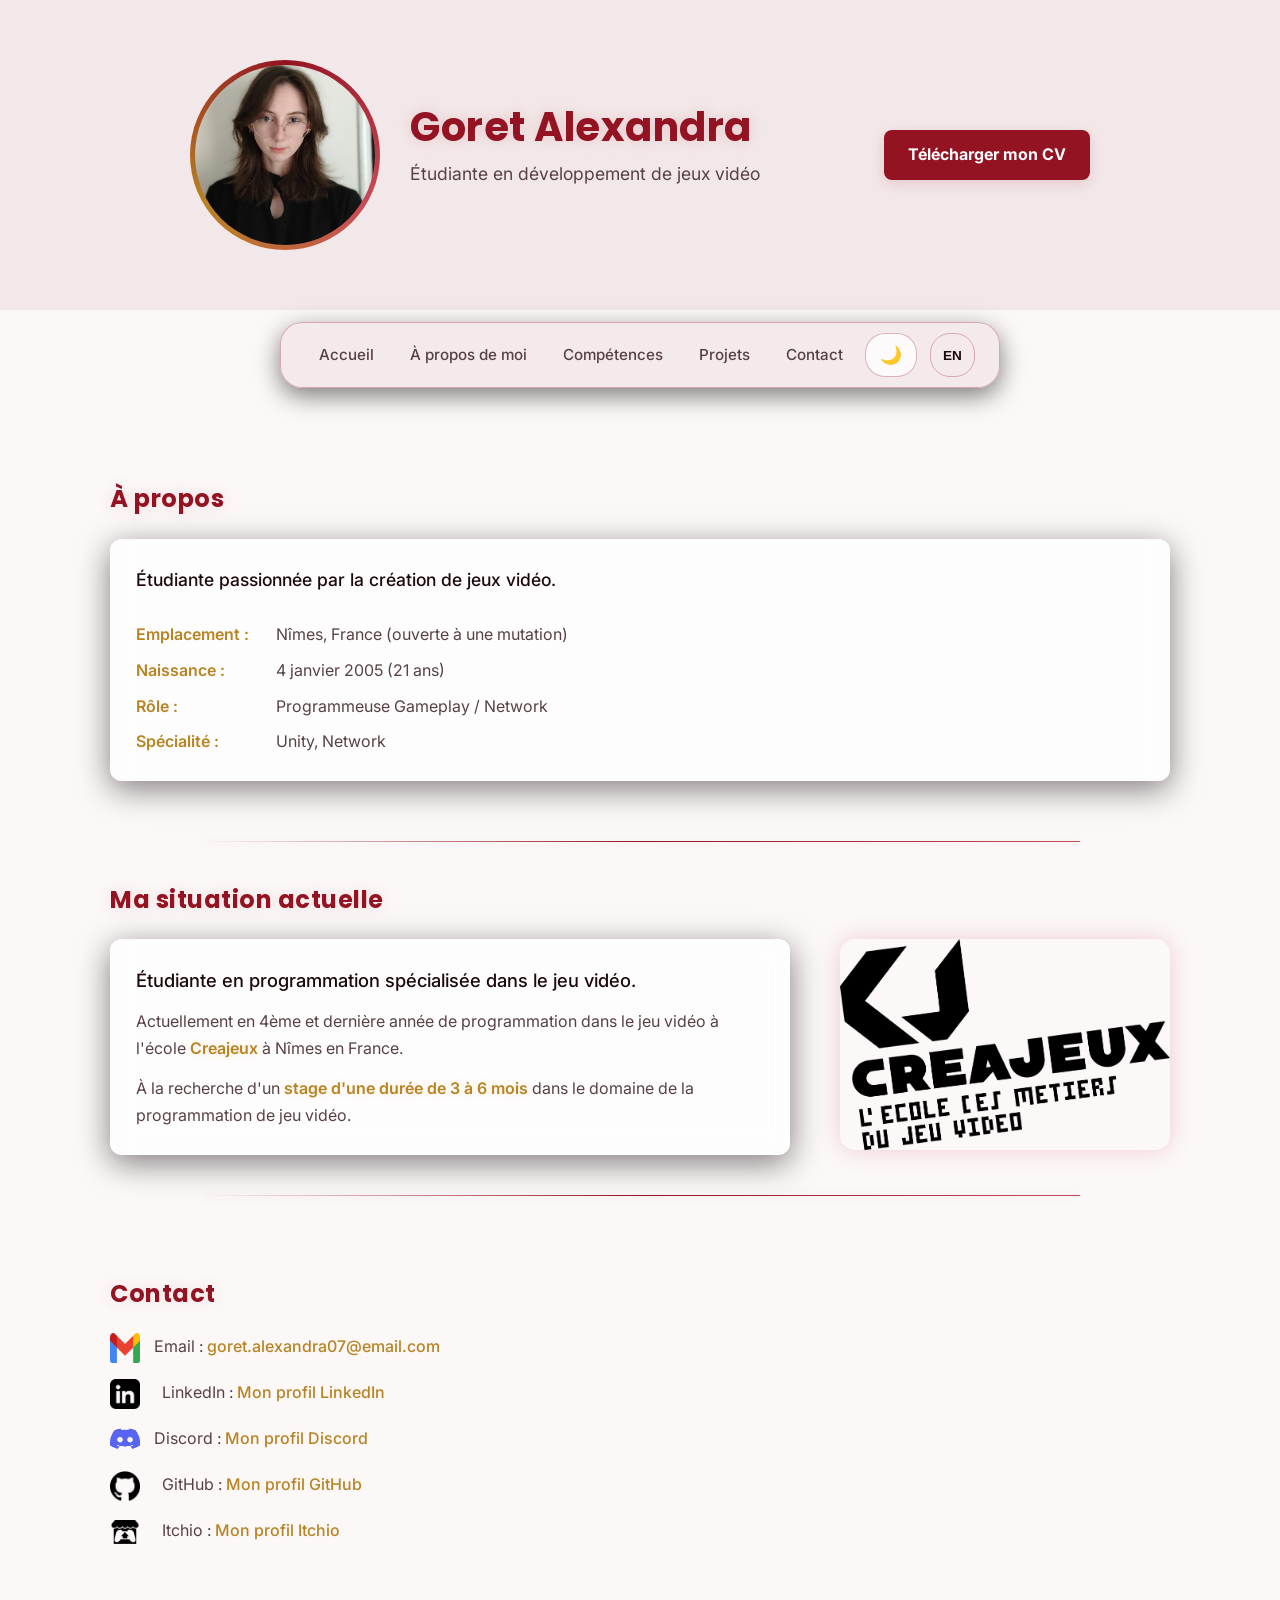
<file: index.html>
<!DOCTYPE html>
<html lang="fr">

<head>
    <meta charset="UTF-8">
    <title>Portfolio - Goret Alexandra</title>
    <meta name="robots" content="noindex, nofollow">
    <link rel="preconnect" href="https://fonts.googleapis.com">
    <link rel="preconnect" href="https://fonts.gstatic.com" crossorigin>
    <link
        href="https://fonts.googleapis.com/css2?family=Inter:wght@400;500;600;700&family=Poppins:wght@500;600;700&display=swap"
        rel="stylesheet">

    <link rel="stylesheet" href="style.css">

    <!-- Anti-Flash Blanc & Anti-Flash Langue -->
    <script>
        (function () {
            var savedTheme = localStorage.getItem('theme');
            if (savedTheme === 'dark') {
                document.documentElement.classList.add('dark-theme');
            }

            var savedLang = localStorage.getItem('lang') || 'fr';
            document.documentElement.lang = savedLang;

            if (savedLang === 'en') {
                document.documentElement.classList.add('i18n-loading');
            }
        })();
    </script>
</head>

<body>
    <header>
        <div class="header-container">
            <div class="profile-pic-wrapper">
                <img src="assets/images/photo.jpg" alt="Alexandra Goret" width="180" height="180" class="profile-pic">
            </div>
            <div class="header-text">
                <h1>Goret Alexandra</h1>
                <p class="description" data-i18n="hero-title">Étudiante en développement de jeux vidéo</p>
            </div>
            <a href="documents/CV_Goret_Alexandra.pdf" class="cv-button" target="_blank" rel="noopener noreferrer"
                data-i18n="cv-button">
                Télécharger mon CV
            </a>
        </div>
    </header>

    <nav class="navigation">
        <a href="index.html" data-i18n="nav-home">Accueil</a>
        <a href="a-propos.html" data-i18n="nav-about">À propos de moi</a>
        <a href="competences.html" data-i18n="nav-skills">Compétences</a>
        <a href="projets.html" data-i18n="nav-projects">Projets</a>
        <a href="contact.html" data-i18n="nav-contact">Contact</a>
        <button id="theme-toggle" class="theme-toggle-btn" aria-label="Changer de thème">
            <span id="theme-icon">☀️</span>
        </button>
        <button id="lang-toggle" class="lang-toggle-btn" aria-label="Changer de langue">
            <span id="lang-text">EN</span>
        </button>
    </nav>

    <section>
        <h2 data-i18n="about-heading">À propos</h2>
        <div class="about-box">
            <p class="about-intro" data-i18n="about-intro">Étudiante passionnée par la création de jeux vidéo.</p>

            <ul class="profile-details">
                <li><span class="label" data-i18n="label-location">Emplacement :</span> <span class="value"
                        data-i18n="val-location">Nîmes, France (ouverte à une mutation)</span></li>
                <li><span class="label" data-i18n="label-birth">Naissance :</span> <span class="value"
                        data-i18n="val-birth">4 janvier 2005 (21 ans)</span></li>
                <li><span class="label" data-i18n="label-role">Rôle :</span> <span class="value"
                        data-i18n="val-role">Programmeuse Gameplay / Network</span></li>
                <li><span class="label" data-i18n="label-specialty">Spécialité :</span> <span class="value"
                        data-i18n="val-specialty">Unity, Network</span></li>
            </ul>
        </div>
    </section>

    <section class="about-section">
        <h2 data-i18n="status-heading">Ma situation actuelle</h2>

        <div class="about-content">
            <div class="about-text">
                <div class="about-box">
                    <p class="highlight-text" data-i18n="status-intro">Étudiante en programmation spécialisée dans le
                        jeu vidéo.</p>
                    <p data-i18n="status-p1">
                        Actuellement en 4ème et dernière année de programmation dans le jeu vidéo à l'école <strong
                            class="tech-accent">Creajeux</strong> à Nîmes en France.
                    </p>
                    <p data-i18n="status-p2">
                        À la recherche d'un <strong class="tech-accent">stage d'une durée de 3 à 6 mois</strong> dans le
                        domaine de la programmation de jeu vidéo.
                    </p>
                </div>
            </div>

            <div class="school-image">
                <a href="https://www.creajeux.fr/" target="_blank" rel="noopener noreferrer">
                    <img src="assets/images/creajeux.png" alt="Creajeux" width="350" height="200"
                        class="theme-logo-dark">
                    <img src="assets/images/creajeux-black.png" alt="Creajeux" width="350" height="200"
                        class="theme-logo-light">
                </a>
            </div>
        </div>
    </section>

    <section>
        <h2 data-i18n="contact-heading">Contact</h2>
        <p>
            <img src="assets/images/Gmail.png" alt="Email" class="contact-icon" width="30" height="30">
            <span data-i18n="contact-email">Email :</span> <a
                href="mailto:goret.alexandra07@email.com">goret.alexandra07@email.com</a>
        </p>
        <p class="contact-line">
            <span class="contact-icon-wrapper">
                <img src="assets/images/linkedInblack.png" alt="LinkedIn" class="contact-icon theme-logo-light"
                    width="30" height="30">
                <img src="assets/images/linkedInLogoWhite.png" alt="LinkedIn" class="contact-icon theme-logo-dark"
                    width="30" height="30">
            </span>
            LinkedIn : <a href="https://www.linkedin.com/in/alexandra-goret-6a10062b8" target="_blank"
                rel="noopener noreferrer" data-i18n="contact-linkedin-link">Mon profil LinkedIn</a>
        </p>
        <p>
            <img src="assets/images/Discord.png" alt="Discord" class="contact-icon" width="30" height="30">
            Discord : <a href="https://discord.com/users/alex_grt" target="_blank" rel="noopener noreferrer"
                data-i18n="contact-discord">Mon profil Discord</a>
        </p>
        <p class="contact-line">
            <!-- Conteneur pour les images pour éviter les sauts de ligne -->
            <span class="contact-icon-wrapper">
                <img src="assets/images/githubblack.png" alt="GitHub" class="contact-icon theme-logo-light" width="30"
                    height="30">
                <img src="assets/images/githubWhite.png" alt="GitHub" class="contact-icon theme-logo-dark" width="30"
                    height="30">
            </span>
            GitHub : <a href="https://github.com/alex-grt134340" target="_blank" rel="noopener noreferrer"
                data-i18n="contact-github-link">Mon profil GitHub</a>
        </p>
        <p class="contact-line">
            <!-- Conteneur pour les images pour éviter les sauts de ligne -->
            <span class="contact-icon-wrapper">
                <img src="assets/images/itchio-black.png" alt="Itchio" class="contact-icon theme-logo-light" width="30"
                    height="30">
                <img src="assets/images/itchio-white.png" alt="Itchio" class="contact-icon theme-logo-dark" width="30"
                    height="30">
            </span>
            Itchio : <a href="https://alex-grt.itch.io/" target="_blank" rel="noopener noreferrer"
                data-i18n="contact-itchio-link">Mon profil Itchio</a>
        </p>
    </section>

    <script src="script.js"></script>
</body>

</html>
</file>
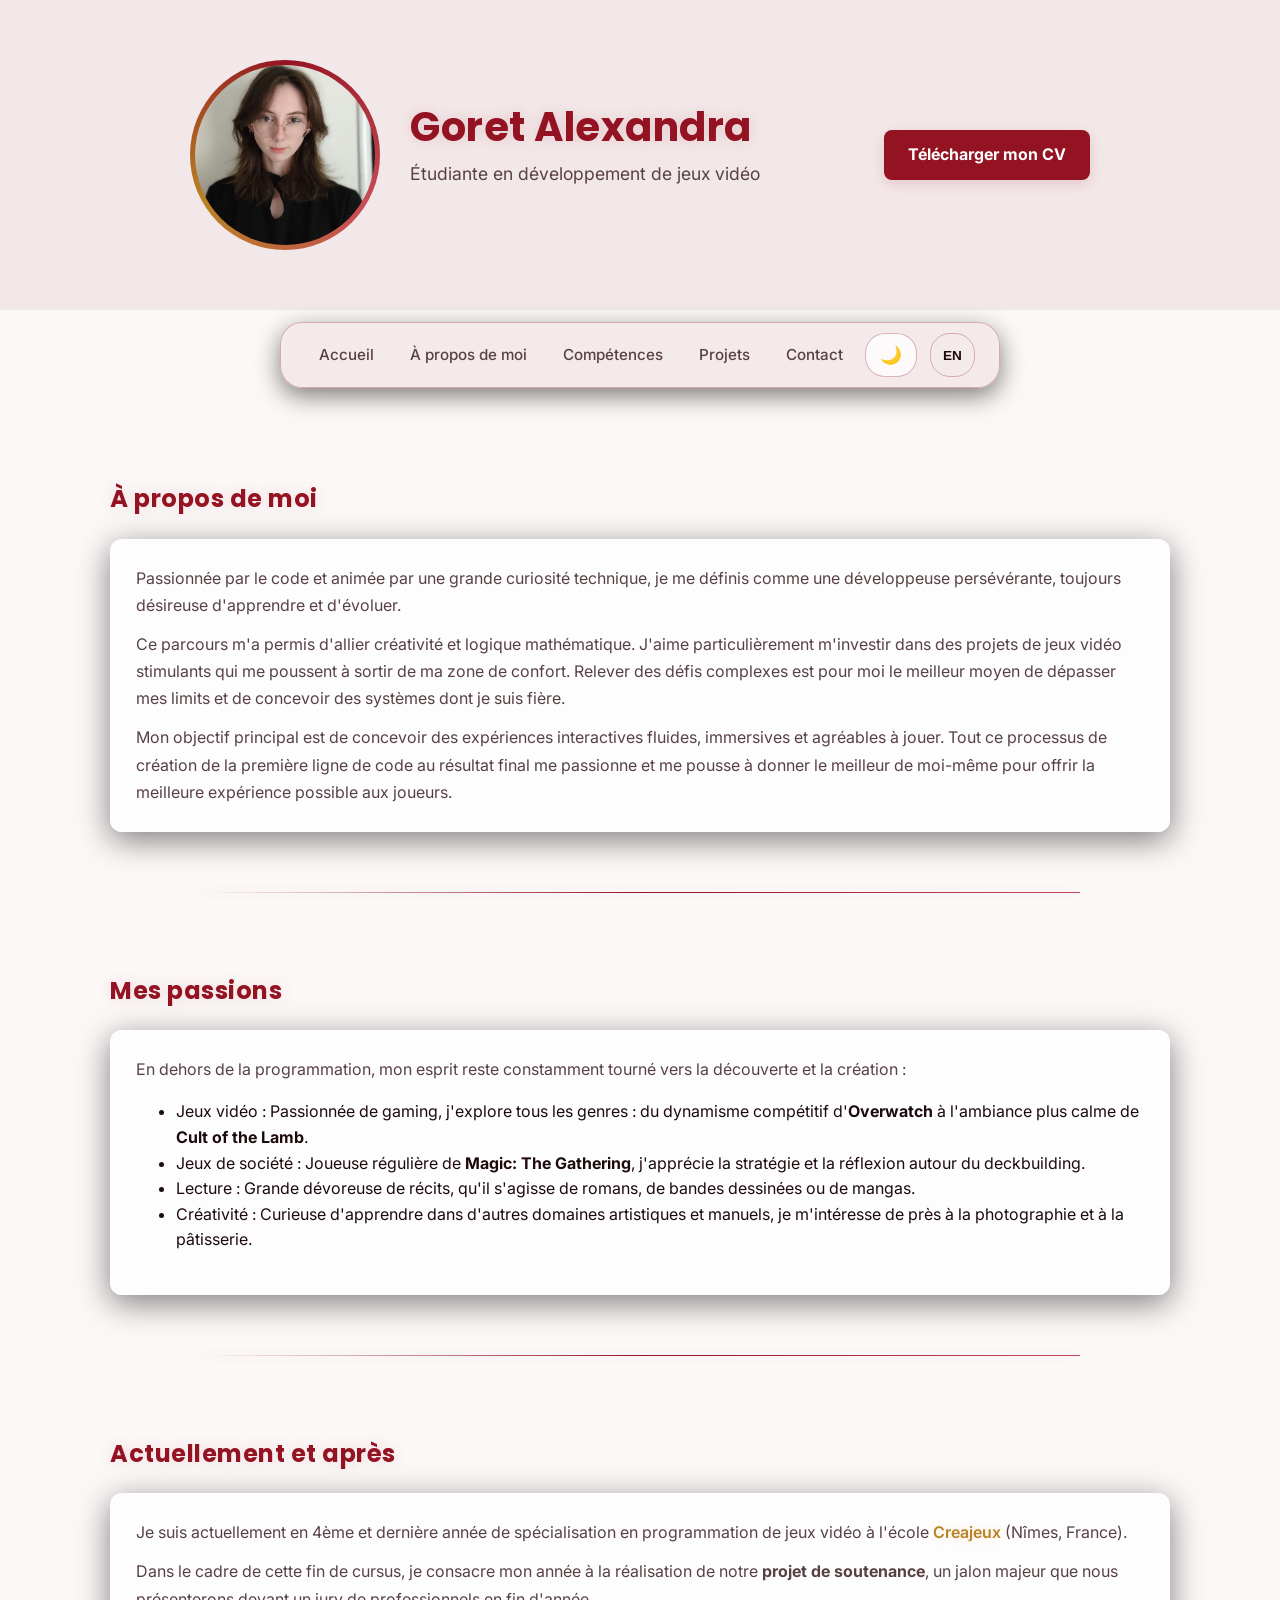
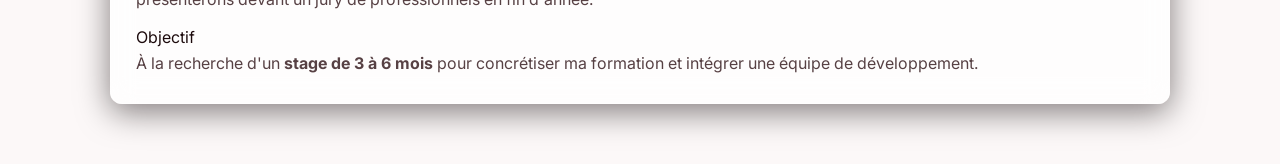
<file: a-propos.html>
<!DOCTYPE html>
<html lang="fr">
<head>
    <meta charset="UTF-8">
    <title>Portfolio - Goret Alexandra</title>
    <meta name="robots" content="noindex, nofollow">

    <link rel="preconnect" href="https://fonts.googleapis.com">
    <link rel="preconnect" href="https://fonts.gstatic.com" crossorigin>
    <link href="https://fonts.googleapis.com/css2?family=Inter:wght@400;500;600;700&family=Poppins:wght@500;600;700&display=swap" rel="stylesheet">
    <link rel="stylesheet" href="style.css">

    <!-- Anti-Flash Blanc & Anti-Flash Langue -->
    <script>
        (function() {
            // 1. Gestion du thème
            var savedTheme = localStorage.getItem('theme');
            if (savedTheme === 'dark') {
                document.documentElement.classList.add('dark-theme');
            }

            // 2. Préparation de la langue pour éviter le FOUC
            var savedLang = localStorage.getItem('lang') || 'fr';
            document.documentElement.lang = savedLang;
            
            // Cache le corps de la page 1 milliseconde le temps d'appliquer les textes
            if (savedLang === 'en') {
                document.documentElement.classList.add('i18n-loading');
            }
        })();
    </script>
</head>
<body>

<header>
    <div class="header-container">
        <div class="profile-pic-wrapper">
            <img src="assets/images/photo.jpg" alt="Alexandra Goret" width="180" height="180" class="profile-pic">
        </div>
        <div class="header-text">
            <h1>Goret Alexandra</h1>
            <p class="description" data-i18n="hero-title">Étudiante en développement de jeux vidéo</p>
        </div>
        <a href="documents/CV_Goret_Alexandra.pdf" class="cv-button" target="_blank" rel="noopener noreferrer" data-i18n="cv-button">
            Télécharger mon CV
        </a>
    </div>
</header>

<nav class="navigation">
    <a href="index.html" data-i18n="nav-home">Accueil</a>
    <a href="a-propos.html" data-i18n="nav-about">À propos de moi</a>
    <a href="competences.html" data-i18n="nav-skills">Compétences</a>
    <a href="projets.html" data-i18n="nav-projects">Projets</a>
    <a href="contact.html" data-i18n="nav-contact">Contact</a>

    <button id="theme-toggle" class="theme-toggle-btn" aria-label="Changer de thème">
        <span id="theme-icon">☀️</span>
    </button>
    <button id="lang-toggle" class="lang-toggle-btn" aria-label="Changer de langue">
        <span id="lang-text">EN</span>
    </button>
</nav>

<section class="about-me">
    <h2 data-i18n="about-me-title">À propos de moi</h2>
    <div class="about-box">
        <p class="lead-text" data-i18n="about-me-lead">
            Passionnée par le code et animée par une grande curiosité technique, je me définis comme une développeuse persévérante, toujours désireuse d'apprendre et d'évoluer. 
        </p>
        <p data-i18n="about-me-p1">
            Ce parcours m'a permis d'allier créativité et logique mathématique. J'aime particulièrement m'investir dans des projets de jeux vidéo stimulants qui me poussent à sortir de ma zone de confort. Relever des défis complexes est pour moi le meilleur moyen de dépasser mes limites et de concevoir des systèmes dont je suis fière.
        </p>
        <p data-i18n="about-me-p2">
            Mon objectif principal est de concevoir des expériences interactives fluides, immersives et agréables à jouer. Tout ce processus de création de la première ligne de code au résultat final me passionne et me pousse à donner le meilleur de moi-même pour offrir la meilleure expérience possible aux joueurs.
        </p>
    </div>
</section>

<section class="about-passions">
    <h2 data-i18n="passions-title">Mes passions</h2>
    <div class="about-box">
        <p class="lead-text" data-i18n="passions-intro">En dehors de la programmation, mon esprit reste constamment tourné vers la découverte et la création :</p>
        <ul class="passions-list">
            <li data-i18n="passion-games"><span class="passion-tag">Jeux vidéo</span> : Passionnée de gaming, j'explore tous les genres : du dynamisme compétitif d'<strong>Overwatch</strong> à l'ambiance plus calme de <strong>Cult of the Lamb</strong>.</li>
            <li data-i18n="passion-boardgames"><span class="passion-tag">Jeux de société</span> : Joueuse régulière de <strong>Magic: The Gathering</strong>, j'apprécie la stratégie et la réflexion autour du deckbuilding.</li>
            <li data-i18n="passion-reading"><span class="passion-tag">Lecture</span> : Grande dévoreuse de récits, qu'il s'agisse de romans, de bandes dessinées ou de mangas.</li>
            <li data-i18n="passion-creative"><span class="passion-tag">Créativité</span> : Curieuse d'apprendre dans d'autres domaines artistiques et manuels, je m'intéresse de près à la photographie et à la pâtisserie.</li>
        </ul>
    </div>
</section>

<section class="about-now">
    <h2 data-i18n="now-title">Actuellement et après</h2>
    <div class="about-box">
        <p class="lead-text" data-i18n="now-lead">
            Je suis actuellement en 4ème et dernière année de spécialisation en programmation de jeux vidéo à l'école <strong class="tech-accent">Creajeux</strong> (Nîmes, France).
        </p>
<p data-i18n="now-p1">
            Dans le cadre de cette fin de cursus, je consacre mon année à la réalisation de notre <strong>projet de soutenance</strong>, un jalon majeur que nous présenterons devant un jury de professionnels en fin d'année.
        </p>
        <div class="search-box">
            <span class="search-badge" data-i18n="now-badge">Objectif</span>
            <p data-i18n="now-goal">À la recherche d'un <strong>stage de 3 à 6 mois</strong> pour concrétiser ma formation et intégrer une équipe de développement.</p>
        </div>
    </div>
</section>

<script src="script.js"></script>
</body>
</html>
</file>
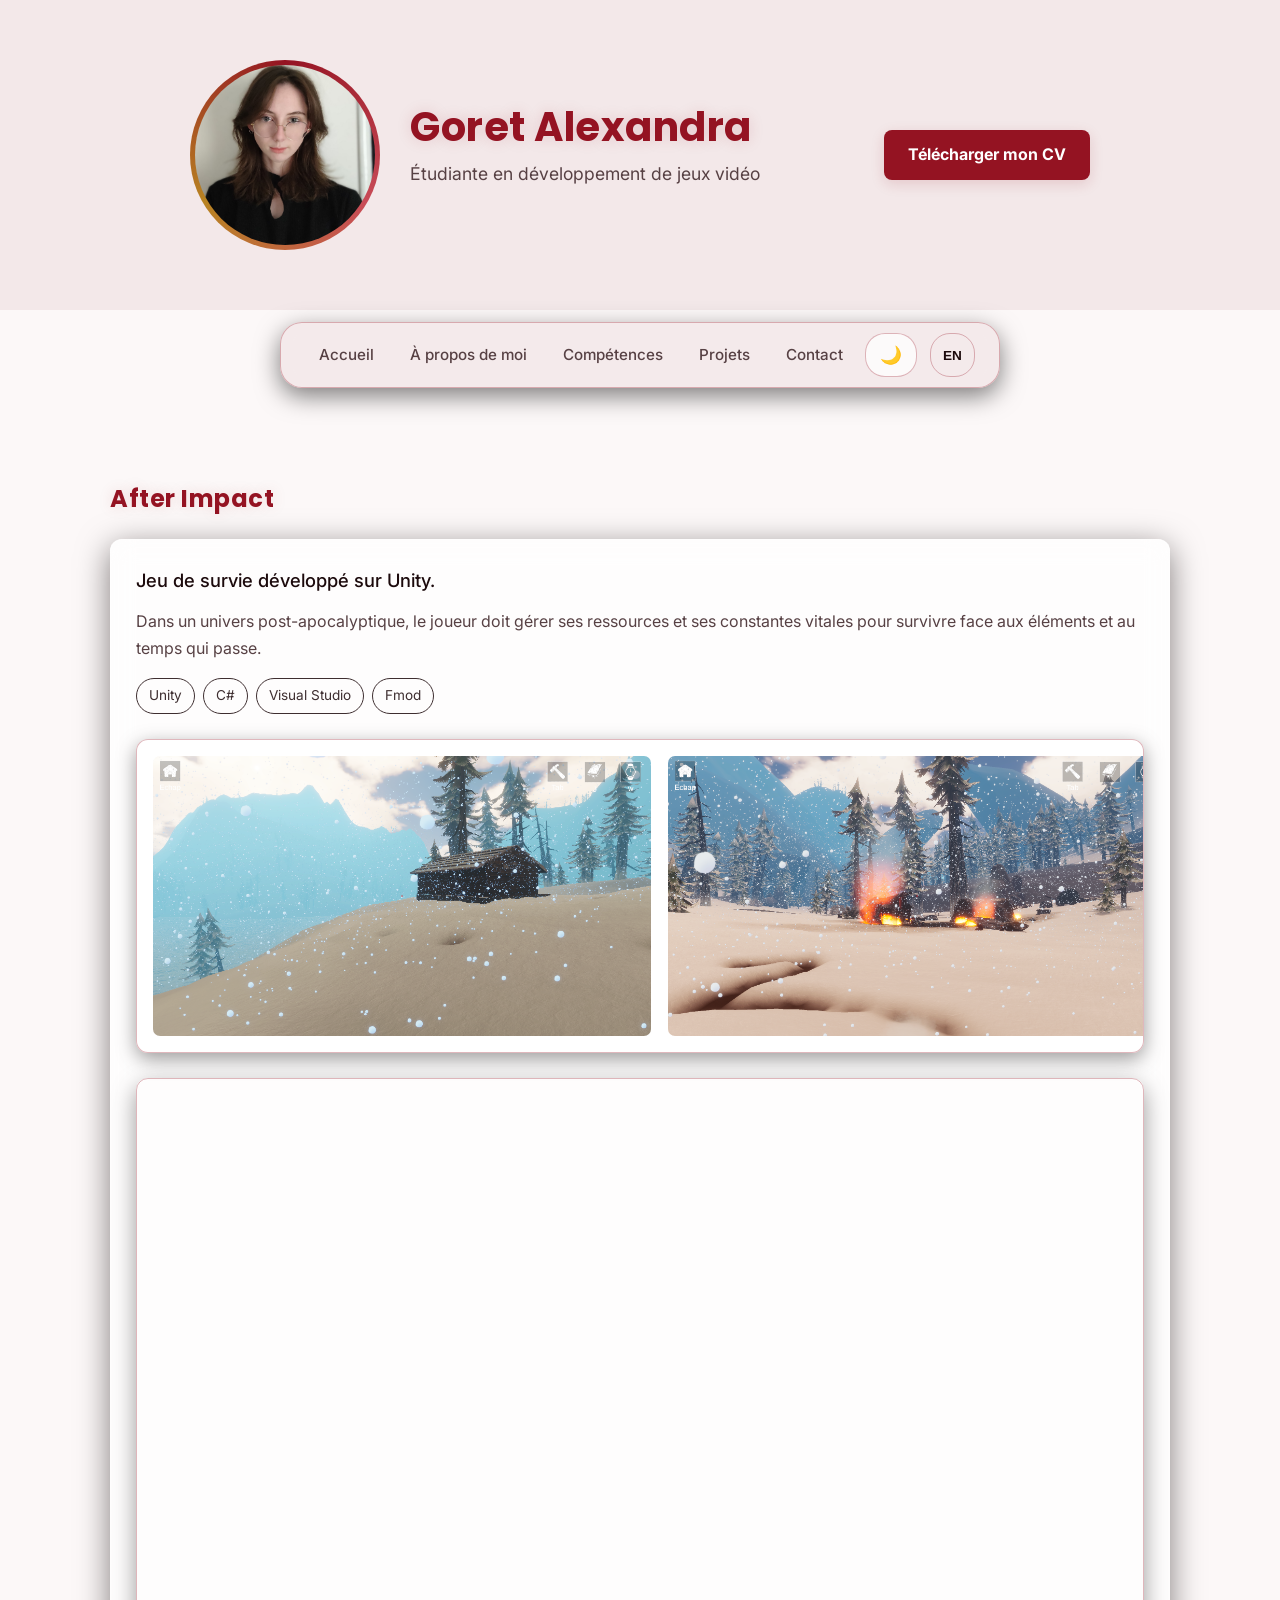
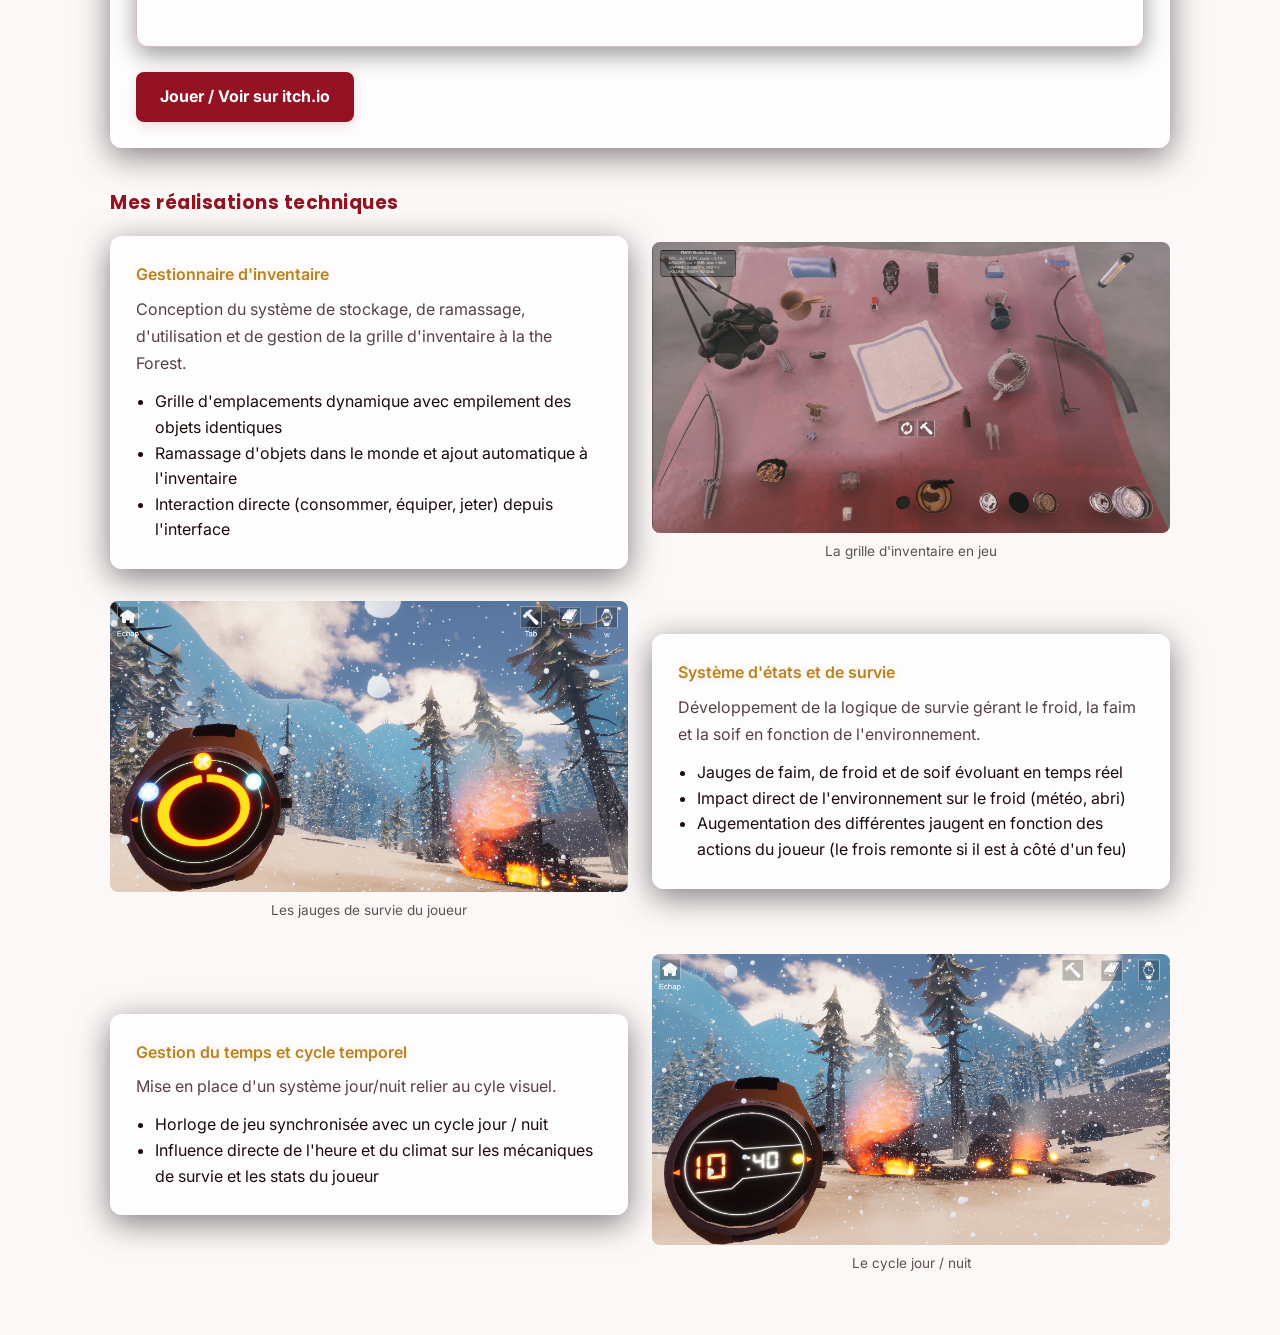
<file: AfterImpact.html>
<!DOCTYPE html>
<html lang="fr">

<head>
    <meta charset="UTF-8">
    <title>After Impact - Goret Alexandra</title>
    <meta name="robots" content="noindex, nofollow">

    <link rel="preconnect" href="https://fonts.googleapis.com">
    <link rel="preconnect" href="https://fonts.gstatic.com" crossorigin>
    <link
        href="https://fonts.googleapis.com/css2?family=Inter:wght@400;500;600;700&family=Poppins:wght@500;600;700&display=swap"
        rel="stylesheet">
    <link rel="stylesheet" href="style.css">

    <!-- Anti-Flash Blanc & Anti-Flash Langue -->
    <script>
        (function () {
            var savedTheme = localStorage.getItem('theme');
            if (savedTheme === 'dark') {
                document.documentElement.classList.add('dark-theme');
            }

            var savedLang = localStorage.getItem('lang') || 'fr';
            document.documentElement.lang = savedLang;

            if (savedLang === 'en') {
                document.documentElement.classList.add('i18n-loading');
            }
        })();
    </script>
</head>

<body>

    <header>
        <div class="header-container">
            <div class="profile-pic-wrapper">
                <img src="assets/images/photo.jpg" alt="Alexandra Goret" width="180" height="180" class="profile-pic">
            </div>
            <div class="header-text">
                <h1>Goret Alexandra</h1>
                <p class="description" data-i18n="hero-title">Étudiante en développement de jeux vidéo</p>
            </div>
            <a href="documents/CV_Goret_Alexandra.pdf" class="cv-button" target="_blank" rel="noopener noreferrer"
                data-i18n="cv-button">
                Télécharger mon CV
            </a>
        </div>
    </header>

    <nav class="navigation">
        <a href="index.html" data-i18n="nav-home">Accueil</a>
        <a href="a-propos.html" data-i18n="nav-about">À propos de moi</a>
        <a href="competences.html" data-i18n="nav-skills">Compétences</a>
        <a href="projets.html" data-i18n="nav-projects">Projets</a>
        <a href="contact.html" data-i18n="nav-contact">Contact</a>
        <button id="theme-toggle" class="theme-toggle-btn" aria-label="Changer de thème">
            <span id="theme-icon">☀️</span>
        </button>
        <button id="lang-toggle" class="lang-toggle-btn" aria-label="Changer de langue">
            <span id="lang-text">EN</span>
        </button>
    </nav>

    <section>
        <h2>After Impact</h2>

        <!-- BOÎTE PRINCIPALE DE PRÉSENTATION -->
        <div class="about-box">
            <p class="highlight-text" data-i18n="ai-intro">
                Jeu de survie développé sur Unity.
            </p>
            <p data-i18n="ai-overview">
                Dans un univers post-apocalyptique, le joueur doit gérer ses ressources et ses constantes vitales pour
                survivre face aux éléments et au temps qui passe.
            </p>

            <ul class="tech-tags">
                <li>Unity</li>
                <li>C#</li>
                <li>Visual Studio</li>
                <li>Fmod</li>
            </ul>

            <!-- CARROUSEL / GALERIE D'IMAGES DÉFILANTES -->
            <div class="gallery-carousel">
                <div class="carousel-track">
                    <img src="assets/images/AfterImpact/AfterImpact1.png" alt="Capture After Impact 1" width="600"
                        height="338">
                    <img src="assets/images/AfterImpact/AfterImpact2.png" alt="Capture After Impact 2" width="600"
                        height="338">
                    <img src="assets/images/AfterImpact/AfterImpact3.png" alt="Capture After Impact 3" width="600"
                        height="338">
                    <img src="assets/images/AfterImpact/AfterImpact4.png" alt="Capture After Impact 4" width="600"
                        height="338">
                    <img src="assets/images/AfterImpact/AfterImpact5.png" alt="Capture After Impact 4" width="600"
                        height="338">
                    <img src="assets/images/AfterImpact/AfterImpact6.png" alt="Capture After Impact 4" width="600"
                        height="338">
                    <img src="assets/images/AfterImpact/AfterImpact7.png" alt="Capture After Impact 4" width="600"
                        height="338">
                    <img src="assets/images/AfterImpact/AfterImpact8.png" alt="Capture After Impact 4" width="600"
                        height="338">
                    <img src="assets/images/AfterImpact/AfterImpact9.png" alt="Capture After Impact 4" width="600"
                        height="338">
                    <img src="assets/images/AfterImpact/AfterImpact10.png" alt="Capture After Impact 4" width="600"
                        height="338">
                </div>
            </div>

            <!-- LECTEUR VIDÉO YOUTUBE (TRAILER) -->
            <div class="video-container">
                <iframe src="https://www.youtube-nocookie.com/embed/KlUUCAR422A?rel=0&enablejsapi=1"
                    title="Trailer - After Impact" frameborder="0"
                    allow="accelerometer; autoplay; clipboard-write; encrypted-media; gyroscope; picture-in-picture; web-share"
                    referrerpolicy="strict-origin-when-cross-origin" allowfullscreen>
                </iframe>
            </div>
            <!-- BOUTON D'ACTION ITCH.IO -->
            <div class="project-links">
                <a href="https://alex-grt.itch.io/project-after-impact" target="_blank" rel="noopener noreferrer"
                    class="cv-button project-btn" data-i18n="ai-itch-btn">
                    Jouer / Voir sur itch.io
                </a>
            </div>
        </div>

        <!-- MES CONTRIBUTIONS TECHNIQUES -->
        <h3 style="margin-top: 40px;" data-i18n="ai-contrib-title">Mes Réalisations Techniques</h3>

        <div class="contributions">

            <!-- ── 1. Inventaire : image à droite ── -->
            <article class="contribution">
                <div class="contribution-text about-box">
                    <h4 class="tech-accent" data-i18n="ai-feat-inventory-title">Gestionnaire d'inventaire</h4>
                    <p data-i18n="ai-feat-inventory-desc">Conception du système de stockage d'objets, ramassage,
                        utilisation et gestion de la grille d'inventaire.</p>
                    <ul>
                        <li data-i18n="ai-feat-inventory-p1">Grille d'emplacements avec empilement des objets identiques
                        </li>
                        <li data-i18n="ai-feat-inventory-p2">Ramassage depuis le monde et ajout automatique à
                            l'inventaire</li>
                        <li data-i18n="ai-feat-inventory-p3">Utilisation d'un objet (consommer, équiper, jeter) depuis
                            la grille</li>
                    </ul>
                </div>
                <figure class="contribution-media">
                    <img src="assets/images/AfterImpact/image.png" alt="Capture de l'inventaire en jeu" loading="lazy">
                    <figcaption data-i18n="ai-feat-inventory-caption">La grille d'inventaire en jeu</figcaption>
                </figure>
            </article>

            <!-- ── 2. Stats & survie : image à gauche ── -->
            <article class="contribution reverse">
                <div class="contribution-text about-box">
                    <h4 class="tech-accent" data-i18n="ai-feat-stats-title">Système d'états du joueur (Stats
                        Survival)</h4>
                    <p data-i18n="ai-feat-stats-desc">Développement de la logique de survie gérant le froid, la faim
                        et la santé en fonction de l'environnement.</p>
                    <ul>
                        <li data-i18n="ai-feat-stats-p1">Jauges de faim, de froid et de santé qui évoluent avec le temps
                        </li>
                        <li data-i18n="ai-feat-stats-p2">Le froid dépend de l'environnement (météo, heure, abri)</li>
                        <li data-i18n="ai-feat-stats-p3">La santé baisse quand une jauge est vide, et remonte sinon</li>
                    </ul>
                </div>
                <figure class="contribution-media">
                    <img src="assets/images/AfterImpact/stats.png" alt="Capture des jauges de survie" loading="lazy">
                    <figcaption data-i18n="ai-feat-stats-caption">Les jauges de survie du joueur</figcaption>
                </figure>
            </article>

            <!-- ── 3. Heure et temps : image à droite ── -->
            <article class="contribution">
                <div class="contribution-text about-box">
                    <h4 class="tech-accent" data-i18n="ai-feat-time-title">Gestion de l'heure et du temps</h4>
                    <p data-i18n="ai-feat-time-desc">Mise en place d'un cycle temporel régissant la progression de la
                        journée et impactant directement le comportement du climat et des statistiques du joueur.</p>
                    <ul>
                        <li data-i18n="ai-feat-time-p1">Horloge de jeu avec cycle jour / nuit</li>
                        <li data-i18n="ai-feat-time-p2">Le climat change selon l'heure de la journée</li>
                        </li>
                    </ul>
                </div>
                <figure class="contribution-media">
                    <img src="assets/images/AfterImpact/heure.png" alt="Capture du cycle jour/nuit" loading="lazy">
                    <figcaption data-i18n="ai-feat-time-caption">Le cycle jour / nuit</figcaption>
                </figure>
            </article>

        </div>
    </section>

    <script src="script.js"></script>
</body>

</html>
</file>
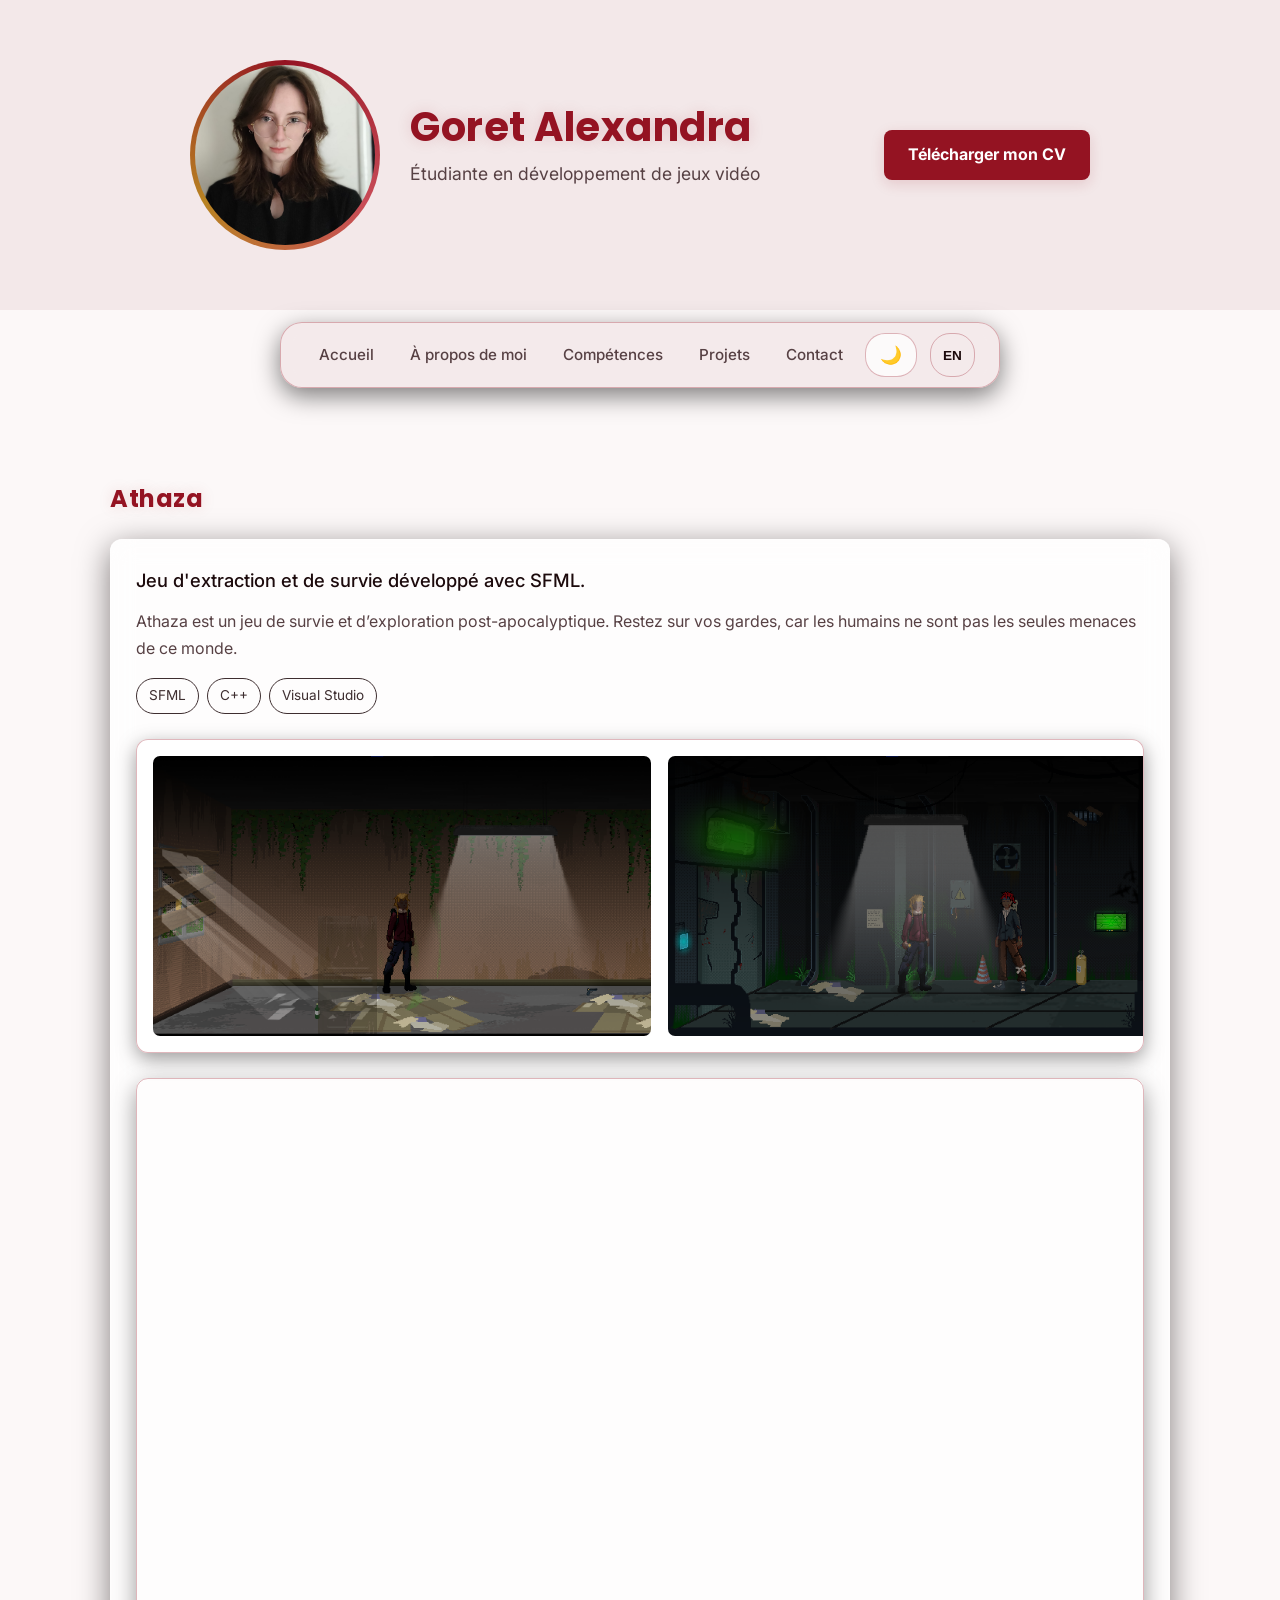
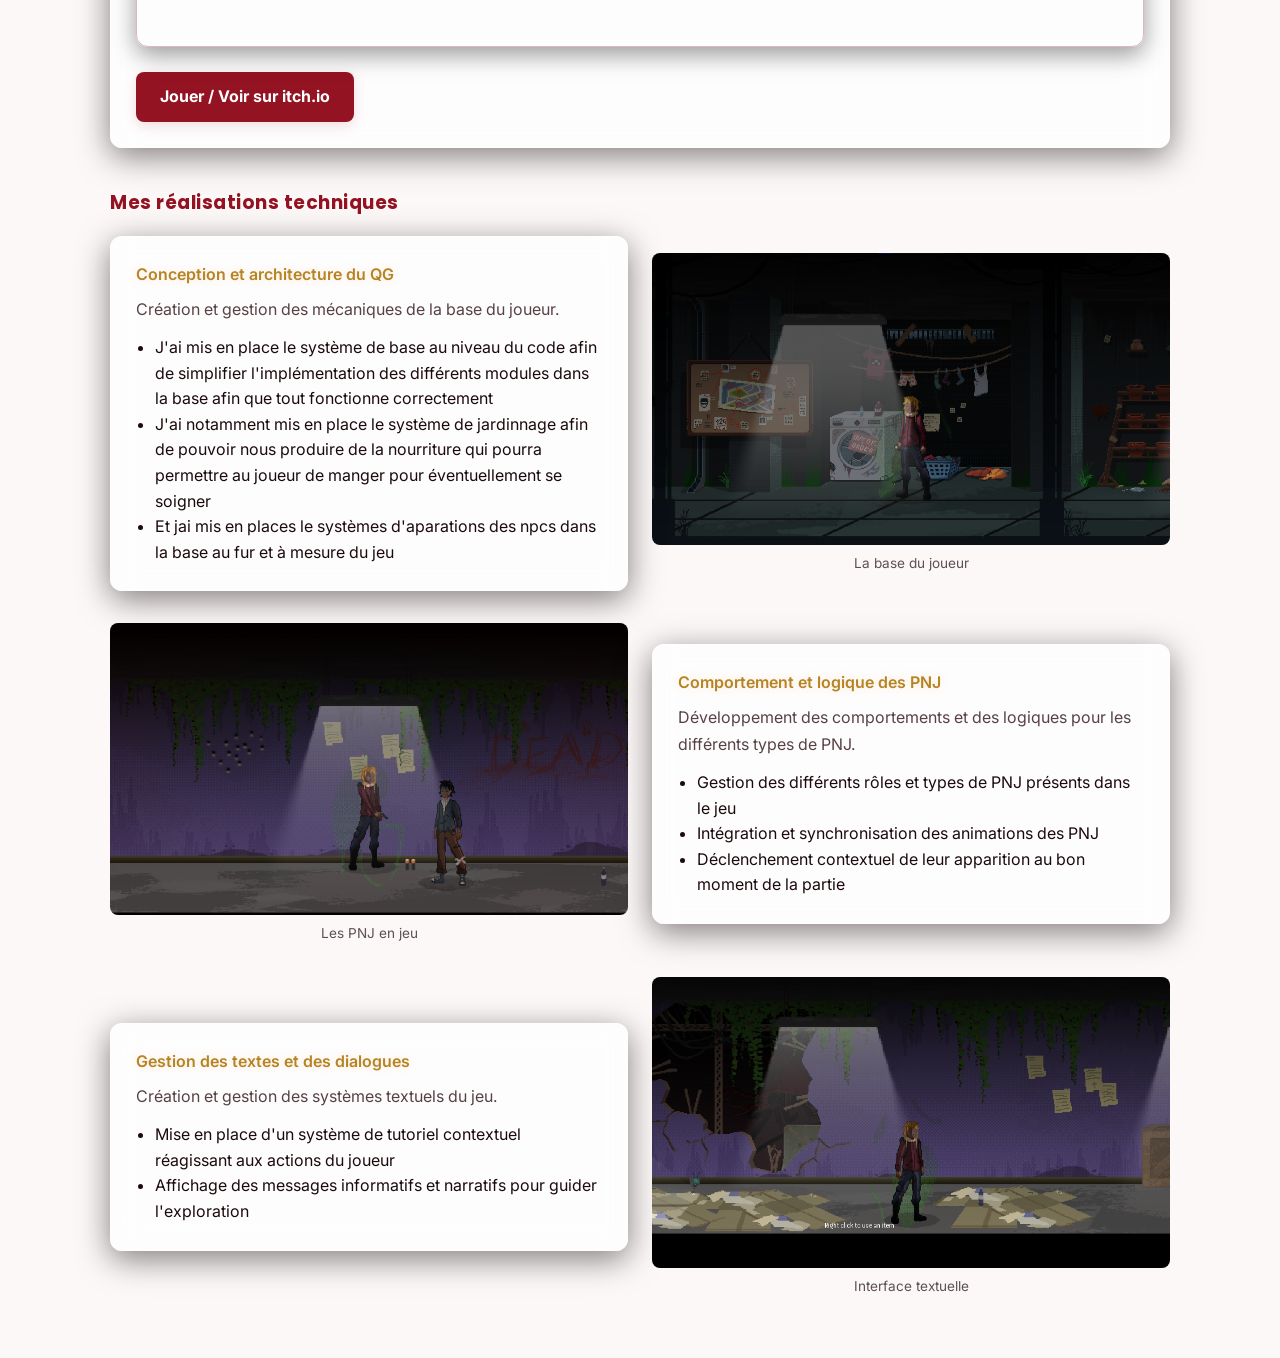
<file: Athaza.html>
<!DOCTYPE html>
<html lang="fr">

<head>
    <meta charset="UTF-8">
    <title>Athaza - Goret Alexandra</title>
    <meta name="robots" content="noindex, nofollow">

    <link rel="preconnect" href="https://fonts.googleapis.com">
    <link rel="preconnect" href="https://fonts.gstatic.com" crossorigin>
    <link
        href="https://fonts.googleapis.com/css2?family=Inter:wght@400;500;600;700&family=Poppins:wght@500;600;700&display=swap"
        rel="stylesheet">
    <link rel="stylesheet" href="style.css">
    <script>
        (function () {
            // 1. Gestion du thème
            var savedTheme = localStorage.getItem('theme');
            if (savedTheme === 'dark') {
                document.documentElement.classList.add('dark-theme');
            }

            // 2. Préparation de la langue pour éviter le FOUC
            var savedLang = localStorage.getItem('lang') || 'fr';
            document.documentElement.lang = savedLang;

            // Cache le corps de la page 1 milliseconde le temps d'appliquer les textes
            if (savedLang === 'en') {
                document.documentElement.classList.add('i18n-loading');
            }
        })();
    </script>
</head>

<body>
    <header>
        <div class="header-container">
            <div class="profile-pic-wrapper">
                <img src="assets/images/photo.jpg" alt="Alexandra Goret" width="180" height="180" class="profile-pic">
            </div>
            <div class="header-text">
                <h1>Goret Alexandra</h1>
                <p class="description" data-i18n="hero-title">Étudiante en développement de jeux vidéo</p>
            </div>
            <a href="documents/CV_Goret_Alexandra.pdf" class="cv-button" target="_blank" rel="noopener noreferrer"
                data-i18n="cv-button">
                Télécharger mon CV
            </a>
        </div>
    </header>

    <nav class="navigation">
        <a href="index.html" data-i18n="nav-home">Accueil</a>
        <a href="a-propos.html" data-i18n="nav-about">À propos de moi</a>
        <a href="competences.html" data-i18n="nav-skills">Compétences</a>
        <a href="projets.html" data-i18n="nav-projects">Projets</a>
        <a href="contact.html" data-i18n="nav-contact">Contact</a>
        <button id="theme-toggle" class="theme-toggle-btn" aria-label="Changer de thème">
            <span id="theme-icon">☀️</span>
        </button>
        <button id="lang-toggle" class="lang-toggle-btn" aria-label="Changer de langue">
            <span id="lang-text">EN</span>
        </button>
    </nav>

    <section>
        <h2>Athaza</h2>

        <!-- BOÎTE PRINCIPALE DE PRÉSENTATION -->
        <div class="about-box">
            <p class="highlight-text" data-i18n="at-intro">
                Jeu d'extraction survie dévellopé avec SFML.
            </p>
            <p data-i18n="at-overview">
                Athaza est un jeu de survie et d’exploration dans un monde post-apocalyptique. Gardez vos alliés
                proches, car les humains ne sont pas les seules créatures de ce monde.
            </p>

            <ul class="tech-tags">
                <li>SFML</li>
                <li>C++</li>
                <li>Visual Studio</li>
            </ul>

            <!-- CARROUSEL / GALERIE D'IMAGES DÉFILANTES -->
            <div class="gallery-carousel">
                <div class="carousel-track">
                    <img src="assets/images/Athaza/1.png" alt="Capture Athaza 1" width="600" height="338">
                    <img src="assets/images/Athaza/3.png" alt="Capture Athaza 3" width="600" height="338">
                    <img src="assets/images/Athaza/5.png" alt="Capture Athaza 5" width="600" height="338">
                    <img src="assets/images/Athaza/6.png" alt="Capture Athaza 6" width="600" height="338">
                    <img src="assets/images/Athaza/7.png" alt="Capture Athaza 7" width="600" height="338">
                    <img src="assets/images/Athaza/8.png" alt="Capture Athaza 8" width="600" height="338">
                    <img src="assets/images/Athaza/9.png" alt="Capture Athaza 9" width="600" height="338">
                    <img src="assets/images/Athaza/10.png" alt="Capture Athaza 10" width="600" height="338">
                </div>
            </div>

            <!-- LECTEUR VIDÉO YOUTUBE (TRAILER) -->
            <div class="video-container">
                <iframe src="https://www.youtube.com/embed/uktZdi4i32Y" title="Trailer -  Athaza" frameborder="0"
                    allow="accelerometer; autoplay; clipboard-write; encrypted-media; gyroscope; picture-in-picture; web-share"
                    referrerpolicy="strict-origin-when-cross-origin" allowfullscreen>
                </iframe>
            </div>
            <!-- BOUTON D'ACTION ITCH.IO -->
            <div class="project-links">
                <a href="https://alex-grt.itch.io/athaza" target="_blank" rel="noopener noreferrer"
                    class="cv-button project-btn" data-i18n="at-itch-btn">
                    Jouer / Voir sur itch.io
                </a>
            </div>
        </div>

        <!-- MES CONTRIBUTIONS TECHNIQUES -->
        <h3 style="margin-top: 40px;" data-i18n="at-contrib-title">Mes Réalisations Techniques</h3>
        <div class="contributions">
            <article class="contribution">
                <div class="contribution-text about-box">
                    <h4 class="tech-accent" data-i18n="at-feat-QG-title">Conception du QG</h4>
                    <p data-i18n="at-feat-QG-desc">Création et gestion de comment fonctionne la base dans le jeu.</p>
                    <ul>
                        <li data-i18n="at-feat-QG-p1">J'ai mis en place le système de base au niveau du code afin de
                            simplifier l'implémentation des différents modules dans la base afin que tout fonctionne
                            correctement</li>
                        <li data-i18n="at-feat-QG-p2">J'ai notamment mis en place le système de jardinnage afin de
                            pouvoir nous produire de la nourriture qui pourra permettre au joueur de manger pour
                            éventuellement se soigner</li>
                        <li data-i18n="at-feat-QG-p3">Et jai mis en places le systèmes d'aparations des npcs dans la
                            base au fur et à mesure du jeu</li>
                    </ul>
                </div>
                <figure class="contribution-media">
                    <img src="assets/images/Athaza/base.png" alt="Capture de l'inventaire en jeu" loading="lazy">
                    <figcaption data-i18n="at-feat-QG-caption">la base</figcaption>
                </figure>
            </article>

            <article class="contribution reverse">
                <div class="contribution-text about-box">
                    <h4 class="tech-accent" data-i18n="at-feat-npc-title">Conception du fonctionnement des NPCs</h4>
                    <p data-i18n="at-feat-npc-desc">Développement de la logique de fonctionnement des différents NPCs.
                    </p>
                    <ul>
                        <li data-i18n="at-feat-npc-p1"></li>
                        <li data-i18n="at-feat-npc-p2"></li>
                        <li data-i18n="at-feat-npc-p3"></li>
                    </ul>
                </div>
                <figure class="contribution-media">
                    <img src="assets/images/Athaza/npc.png" alt="Capture des jauges de survie" loading="lazy">
                    <figcaption data-i18n="at-feat-npc-caption">les npcs</figcaption>
                </figure>
            </article>

            <article class="contribution">
                <div class="contribution-text about-box">
                    <h4 class="tech-accent" data-i18n="at-feat-txt-title">Gestion des textes / dialogues</h4>
                    <p data-i18n="at-feat-txt-desc">Création et gestion des différents textes dans le jeu.</p>
                    <ul>
                        <li data-i18n="at-feat-txt-p1"></li>
                        <li data-i18n="at-feat-txt-p2"></li>
                    </ul>
                </div>
                <figure class="contribution-media">
                    <img src="assets/images/Athaza/texte.png" alt="Gestion des texte" loading="lazy">
                    <figcaption data-i18n="at-feat-txt-caption">les textes</figcaption>
                </figure>
            </article>
        </div>
    </section>

    <script src="script.js"></script>
</body>

</html>
</file>
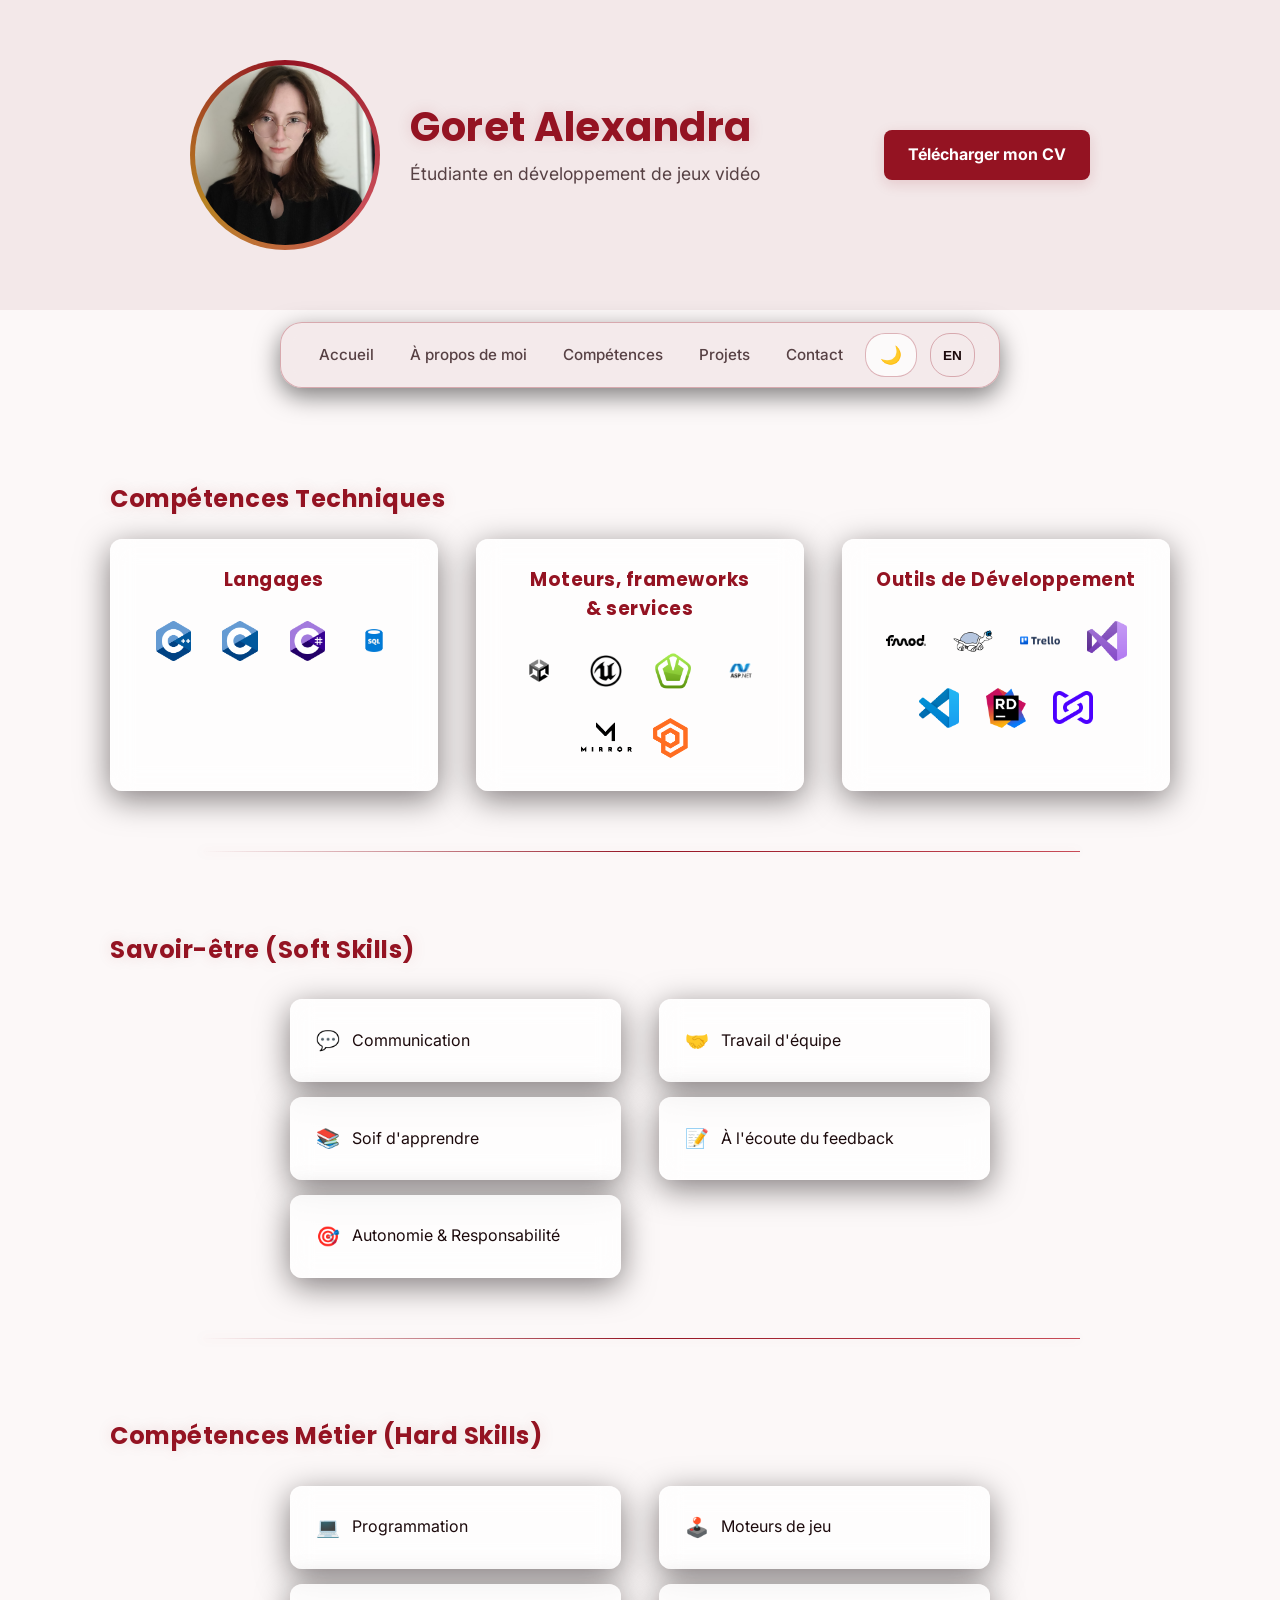
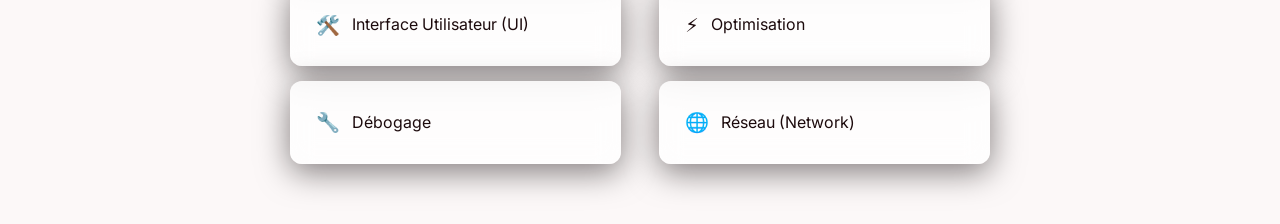
<file: competences.html>
<!DOCTYPE html>
<html lang="fr">

<head>
    <meta charset="UTF-8">
    <title>Compétences - Goret Alexandra</title>
    <meta name="robots" content="noindex, nofollow">
    <link rel="preconnect" href="https://fonts.googleapis.com">
    <link rel="preconnect" href="https://fonts.gstatic.com" crossorigin>
    <link
        href="https://fonts.googleapis.com/css2?family=Inter:wght@400;500;600;700&family=Poppins:wght@500;600;700&display=swap"
        rel="stylesheet">
    <link rel="stylesheet" href="style.css">

    <!-- Anti-Flash Blanc & Anti-Flash Langue -->
    <script>
        (function () {
            var savedTheme = localStorage.getItem('theme');
            if (savedTheme === 'dark') {
                document.documentElement.classList.add('dark-theme');
            }

            var savedLang = localStorage.getItem('lang') || 'fr';
            document.documentElement.lang = savedLang;

            if (savedLang === 'en') {
                document.documentElement.classList.add('i18n-loading');
            }
        })();
    </script>
</head>

<body>

    <header>
        <div class="header-container">
            <div class="profile-pic-wrapper">
                <img src="assets/images/photo.jpg" alt="Alexandra Goret" width="180" height="180" class="profile-pic">
            </div>
            <div class="header-text">
                <h1>Goret Alexandra</h1>
                <p class="description" data-i18n="hero-title">Étudiante en développement de jeux vidéo</p>
            </div>
            <a href="documents/CV_Goret_Alexandra.pdf" class="cv-button" target="_blank" rel="noopener noreferrer"
                data-i18n="cv-button">
                Télécharger mon CV
            </a>
        </div>
    </header>

    <nav class="navigation">
        <a href="index.html" data-i18n="nav-home">Accueil</a>
        <a href="a-propos.html" data-i18n="nav-about">À propos de moi</a>
        <a href="competences.html" data-i18n="nav-skills">Compétences</a>
        <a href="projets.html" data-i18n="nav-projects">Projets</a>
        <a href="contact.html" data-i18n="nav-contact">Contact</a>

        <button id="theme-toggle" class="theme-toggle-btn" aria-label="Changer de thème">
            <span id="theme-icon">☀️</span>
        </button>
        <button id="lang-toggle" class="lang-toggle-btn" aria-label="Changer de langue">
            <span id="lang-text">EN</span>
        </button>
    </nav>

    <section>
        <h2 data-i18n="tech-skills-title">Compétences Techniques</h2>
        <div class="skills-container">
            <div class="skill">
                <h3 data-i18n="cat-languages">Langages</h3>
                <div class="skill-icons">
                    <div class="icon">
                        <img src="assets/images/c++.png" alt="C++" width="40" height="40">
                        <span>C++</span>
                    </div>
                    <div class="icon">
                        <img src="assets/images/c.png" alt="C" width="40" height="40">
                        <span>C</span>
                    </div>
                    <div class="icon">
                        <img src="assets/images/csharp.png" alt="C#" width="40" height="40">
                        <span>C#</span>
                    </div>
                    <div class="icon">
                        <img src="assets/images/sql.png" alt="SQL" width="40" height="40">
                        <span>SQL</span>
                    </div>
                </div>
            </div>

            <div class="skill">
                <h3 data-i18n="cat-engines">Moteurs, frameworks & services</h3>
                <div class="skill-icons">

                    <div class="icon">
                        <img src="assets/images/unity-black.png" alt="Unity" width="40" height="40"
                            class="theme-logo theme-logo-light">

                        <img src="assets/images/unity-white.webp" alt="" aria-hidden="true" width="40" height="40"
                            class="theme-logo theme-logo-dark">

                        <span>Unity</span>
                    </div>

                    <div class="icon">
                        <img src="assets/images/unreal-black.png" alt="Unity" width="40" height="40"
                            class="theme-logo theme-logo-light">
                        <img src="assets/images/unreal-white.png" alt="" aria-hidden="true" width="40" height="40"
                            class="theme-logo theme-logo-dark">

                        <span>Unreal</span>
                    </div>

                    <div class="icon">
                        <img src="assets/images/SFML.png" alt="SFML" width="40" height="40">
                        <span>SFML</span>
                    </div>
                    <div class="icon">
                        <img src="assets/images/asap.net-black.png" alt="ASP.NET" width="40" height="40"
                            class="icon-large theme-logo theme-logo-light">

                        <img src="assets/images/asap.net-white.png" alt="" aria-hidden="true" width="40" height="40"
                            class="icon-large theme-logo theme-logo-dark">
                        <span>ASP.NET</span>
                    </div>

                    <div class="icon">
                        <img src="assets/images/mirror-black.png" alt="Unity" width="40" height="40"
                            class="icon-large theme-logo theme-logo-light">
                        <img src="assets/images/mirror-white.png" alt="" aria-hidden="true" width="40" height="40"
                            class="icon-large theme-logo theme-logo-dark">
                        <span>Mirror</span>
                    </div>

                    <div class="icon">
                        <img src="assets/images/playfab.png" alt="Unity" width="40" height="40">
                        <span>Playfab</span>
                    </div>
                </div>
            </div>

            <div class="skill">
                <h3 data-i18n="cat-tools">Outils de Développement</h3>
                <div class="skill-icons">
                    <div class="icon">
                        <img src="assets/images/fmod-black.webp" alt="Unity" width="40" height="40"
                            class="theme-logo theme-logo-light">
                        <img src="assets/images/fmod-white.webp" alt="" aria-hidden="true" width="40" height="40"
                            class="theme-logo theme-logo-dark">

                        <span>Fmod</span>
                    </div>

                    <div class="icon">
                        <img src="assets/images/Tortoise.png" alt="Tortoise" width="40" height="40">
                        <span>Tortoise</span>
                    </div>
                    <div class="icon">
                        <img src="assets/images/Trello.png" alt="Trello" width="40" height="40">
                        <span>Trello</span>
                    </div>
                    <div class="icon">
                        <img src="assets/images/VisualStudio.png" alt="Visual Studio" width="40" height="40">
                        <span>Visual Studio</span>
                    </div>
                    <div class="icon">
                        <img src="assets/images/VisualStudioCode.png" alt="Visual Studio Code" width="40" height="40">
                        <span>Visual Studio Code</span>
                    </div>
                    <div class="icon">
                        <img src="assets/images/jetbrainsrider.png" alt="Visual Studio Code" width="40" height="40">
                        <span>JetBrains Rider</span>
                    </div>
                    <div class="icon">
                        <img src="assets/images/perforce.webp" alt="Visual Studio Code" width="40" height="40">
                        <span>Perforce</span>
                    </div>
                </div>
            </div>
        </div>
    </section>

    <section>
        <h2 data-i18n="soft-skills-title">Savoir-être (Soft Skills)</h2>
        <ul class="soft-skills">
            <li><span class="list-emoji">💬</span> <span data-i18n="ss-communication">Communication</span></li>
            <li><span class="list-emoji">🤝</span> <span data-i18n="ss-teamwork">Travail d'équipe</span></li>
            <li><span class="list-emoji">📚</span> <span data-i18n="ss-eager">Soif d'apprendre</span></li>
            <li><span class="list-emoji">📝</span> <span data-i18n="ss-feedback">À l'écoute du feedback</span></li>
            <li><span class="list-emoji">🎯</span> <span data-i18n="ss-ownership">Autonomie & Responsabilité</span></li>
        </ul>
    </section>

    <section>
        <h2 data-i18n="hard-skills-title">Compétences Métier (Hard Skills)</h2>
        <ul class="hard-skills">
            <li><span class="list-emoji">💻</span> <span data-i18n="hs-programming">Programmation</span></li>
            <li><span class="list-emoji">🕹️</span> <span data-i18n="hs-engines">Moteurs de jeu</span></li>
            <li><span class="list-emoji">🛠️</span> <span data-i18n="hs-ui">Interface Utilisateur (UI)</span></li>
            <li><span class="list-emoji">⚡</span> <span data-i18n="hs-optimization">Optimisation</span></li>
            <li><span class="list-emoji">🔧</span> <span data-i18n="hs-debugging">Débogage</span></li>
            <li><span class="list-emoji">🌐</span> <span data-i18n="hs-network">Réseau (Network)</span></li>
        </ul>
    </section>

    <script src="script.js"></script>
</body>

</html>
</file>
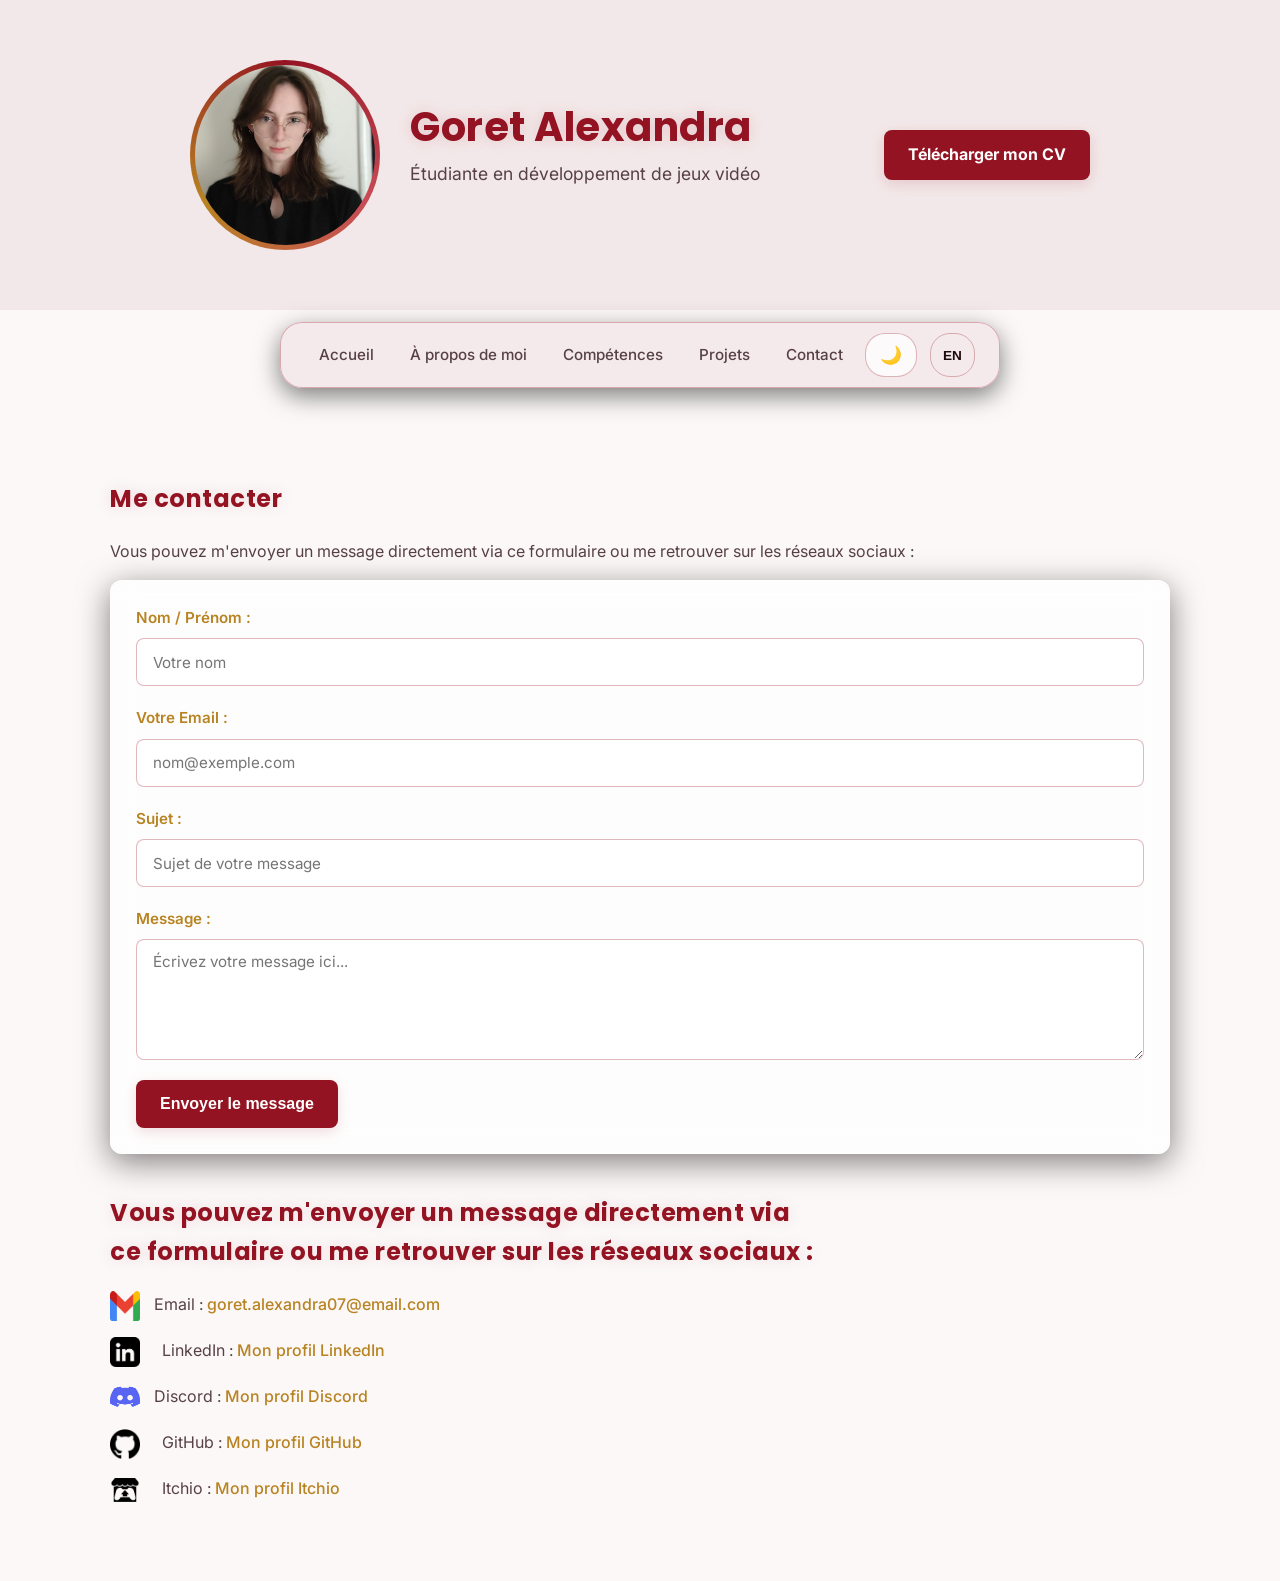
<file: contact.html>
<!DOCTYPE html>
<html lang="fr">

<head>
    <meta charset="UTF-8">
    <title>Contact - Goret Alexandra</title>
    <meta name="robots" content="noindex, nofollow">
    <link rel="preconnect" href="https://fonts.googleapis.com">
    <link rel="preconnect" href="https://fonts.gstatic.com" crossorigin>
    <link
        href="https://fonts.googleapis.com/css2?family=Inter:wght@400;500;600;700&family=Poppins:wght@500;600;700&display=swap"
        rel="stylesheet">
    <link rel="stylesheet" href="style.css">

    <!-- Anti-Flash Blanc & Anti-Flash Langue -->
    <script>
        (function () {
            var savedTheme = localStorage.getItem('theme');
            if (savedTheme === 'dark') {
                document.documentElement.classList.add('dark-theme');
            }

            var savedLang = localStorage.getItem('lang') || 'fr';
            document.documentElement.lang = savedLang;

            if (savedLang === 'en') {
                document.documentElement.classList.add('i18n-loading');
            }
        })();
    </script>
</head>

<body>

    <header>
        <div class="header-container">
            <div class="profile-pic-wrapper">
                <img src="assets/images/photo.jpg" alt="Alexandra Goret" width="180" height="180" class="profile-pic">
            </div>
            <div class="header-text">
                <h1>Goret Alexandra</h1>
                <p class="description" data-i18n="hero-title">Étudiante en développement de jeux vidéo</p>
            </div>
            <a href="documents/CV_Goret_Alexandra.pdf" class="cv-button" target="_blank" rel="noopener noreferrer"
                data-i18n="cv-button">
                Télécharger mon CV
            </a>
        </div>
    </header>

    <nav class="navigation">
        <a href="index.html" data-i18n="nav-home">Accueil</a>
        <a href="a-propos.html" data-i18n="nav-about">À propos de moi</a>
        <a href="competences.html" data-i18n="nav-skills">Compétences</a>
        <a href="projets.html" data-i18n="nav-projects">Projets</a>
        <a href="contact.html" data-i18n="nav-contact">Contact</a>

        <button id="theme-toggle" class="theme-toggle-btn" aria-label="Changer de thème">
            <span id="theme-icon">☀️</span>
        </button>
        <button id="lang-toggle" class="lang-toggle-btn" aria-label="Changer de langue">
            <span id="lang-text">EN</span>
        </button>
    </nav>

    <section>
        <h2 data-i18n="contact-main-title">Me contacter</h2>
        <p data-i18n="contact-subtitle">Vous pouvez m'envoyer un message directement via ce formulaire ou me retrouver
            sur les réseaux sociaux :</p>

        <!-- FORMULAIRE DE CONTACT -->
        <div class="about-box contact-form-container">
            <form action="https://formspree.io/f/mqpebzwe" method="POST" class="contact-form">
                <div class="form-group">
                    <label for="name" data-i18n="form-name-label">Nom / Prénom :</label>
                    <input type="text" id="name" name="name" required placeholder="Votre nom"
                        data-i18n-placeholder="form-name-ph">
                </div>

                <div class="form-group">
                    <label for="email" data-i18n="form-email-label">Votre Email :</label>
                    <input type="email" id="email" name="_replyto" required placeholder="nom@exemple.com"
                        data-i18n-placeholder="form-email-ph">
                </div>

                <div class="form-group">
                    <label for="subject" data-i18n="form-subject-label">Sujet :</label>
                    <input type="text" id="subject" name="subject" required placeholder="Sujet de votre message"
                        data-i18n-placeholder="form-subject-ph">
                </div>

                <div class="form-group">
                    <label for="message" data-i18n="form-message-label">Message :</label>
                    <textarea id="message" name="message" rows="5" required placeholder="Écrivez votre message ici..."
                        data-i18n-placeholder="form-message-ph"></textarea>
                </div>

                <button type="submit" class="cv-button submit-btn" data-i18n="form-submit-btn">Envoyer le
                    message</button>
            </form>
        </div>

        <!-- LIENS ET RÉSEAUX SOCIAUX -->
        <div class="social-links">
            <h2 data-i18n="contact-subtitle">Vous pouvez m'envoyer un message directement via ce formulaire ou me retrouver sur les réseaux sociaux :</h2>
            <p>
                <img src="assets/images/Gmail.png" alt="Email" class="contact-icon">
                Email : <a href="mailto:goret.alexandra07@email.com">goret.alexandra07@email.com</a>
            </p>

            <p class="contact-line">
                <span class="contact-icon-wrapper">
                    <img src="assets/images/linkedInblack.png" alt="LinkedIn" class="contact-icon theme-logo-light"
                        width="30" height="30">
                    <img src="assets/images/linkedInLogoWhite.png" alt="LinkedIn" class="contact-icon theme-logo-dark"
                        width="30" height="30">
                </span>
                LinkedIn : <a href="https://www.linkedin.com/in/alexandra-goret-6a10062b8" target="_blank" rel="noopener noreferrer"
                    data-i18n="contact-linkedin-link">Mon profil LinkedIn</a>
            </p>

            <p>
                <img src="assets/images/Discord.png" alt="Discord" class="contact-icon" width="30" height="30">
                Discord : <a href="https://discord.com/users/alex_grt" target="_blank" rel="noopener noreferrer"
                    data-i18n="contact-discord-link">Mon profil Discord</a>
            </p>

            <p class="contact-line">
                <span class="contact-icon-wrapper">
                    <img src="assets/images/githubblack.png" alt="GitHub" class="contact-icon theme-logo-light"
                        width="30" height="30">
                    <img src="assets/images/githubWhite.png" alt="GitHub" class="contact-icon theme-logo-dark"
                        width="30" height="30">
                </span>
                GitHub : <a href="https://github.com/alex-grt134340" target="_blank" rel="noopener noreferrer"
                    data-i18n="contact-github-link">Mon profil GitHub</a>
            </p>

            <p class="contact-line">
                <span class="contact-icon-wrapper">
                    <img src="assets/images/itchio-black.png" alt="Itchio" class="contact-icon theme-logo-light"
                        width="30" height="30">
                    <img src="assets/images/itchio-white.png" alt="Itchio" class="contact-icon theme-logo-dark"
                        width="30" height="30">
                </span>
                Itchio : <a href="https://alex-grt.itch.io/" target="_blank" rel="noopener noreferrer"
                    data-i18n="contact-itchio-link">Mon profil Itchio</a>
            </p>
        </div>
    </section>

    <script src="script.js"></script>
</body>

</html>
</file>
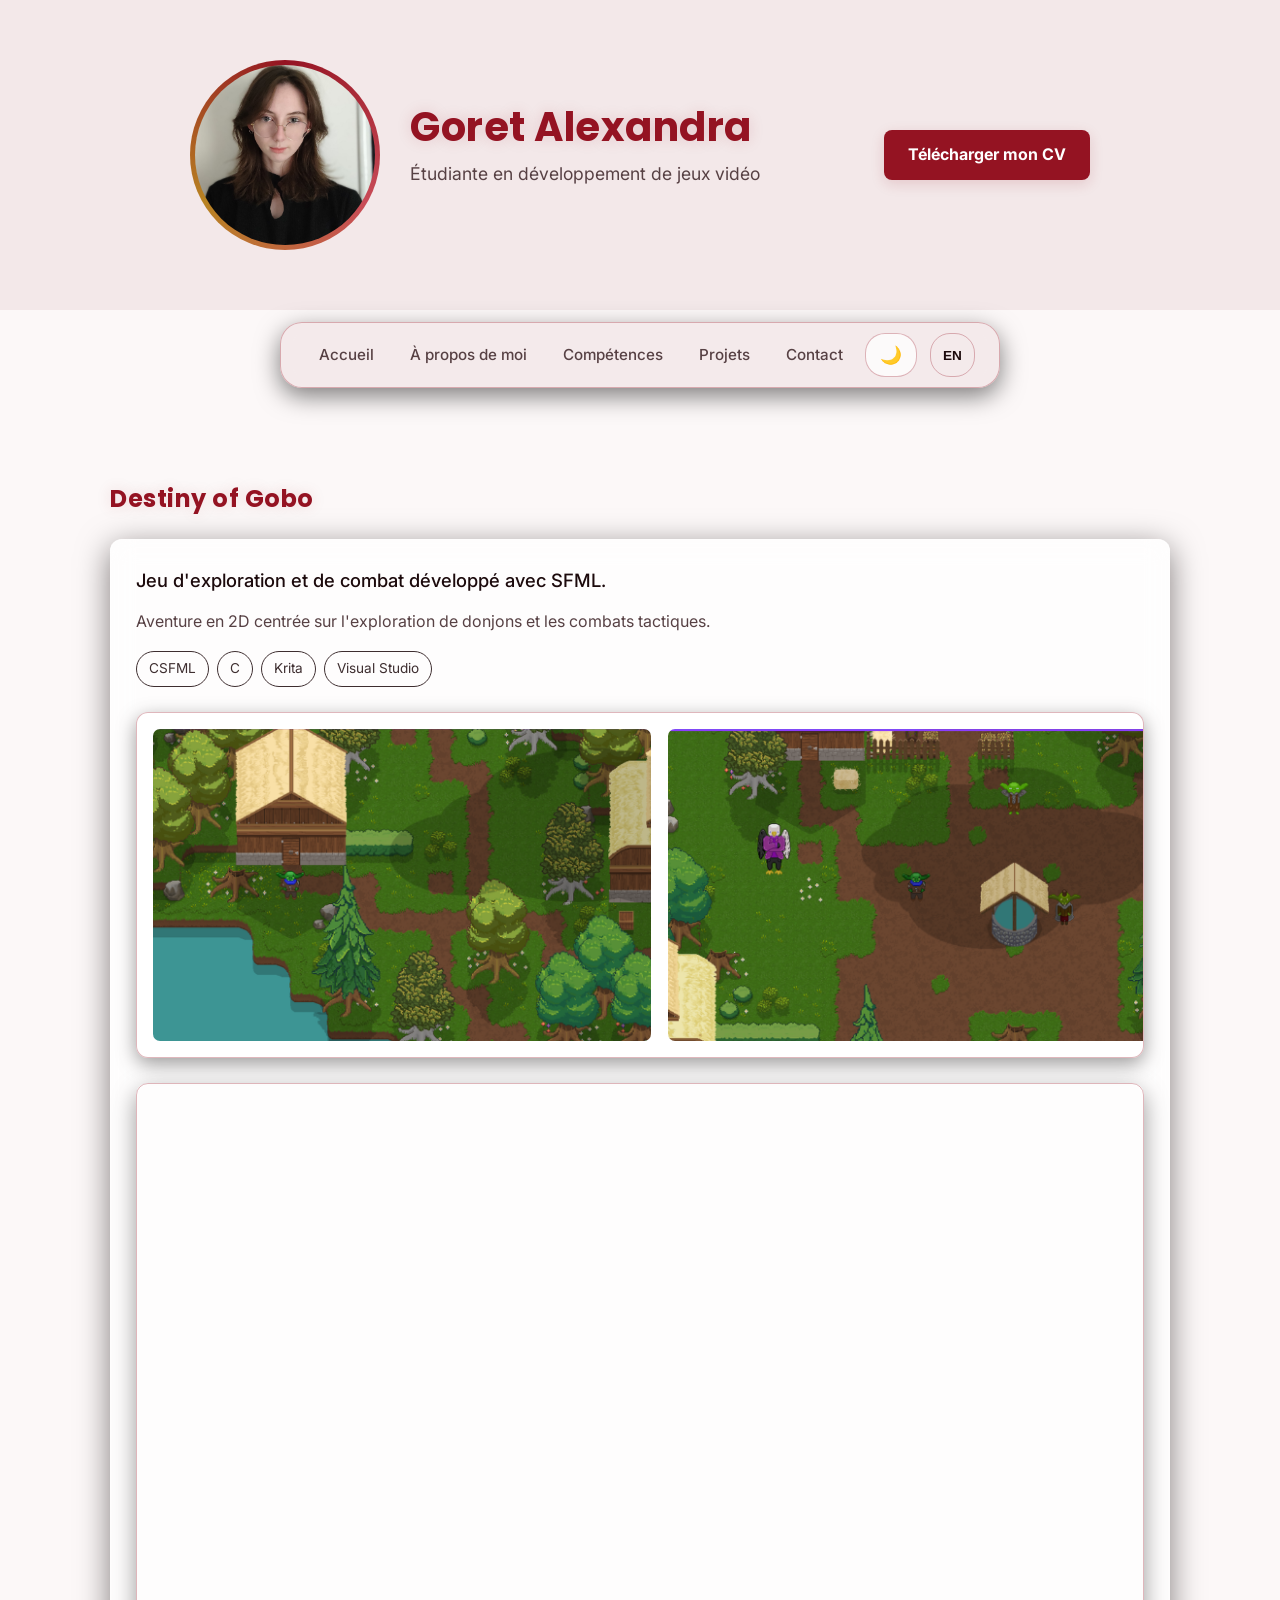
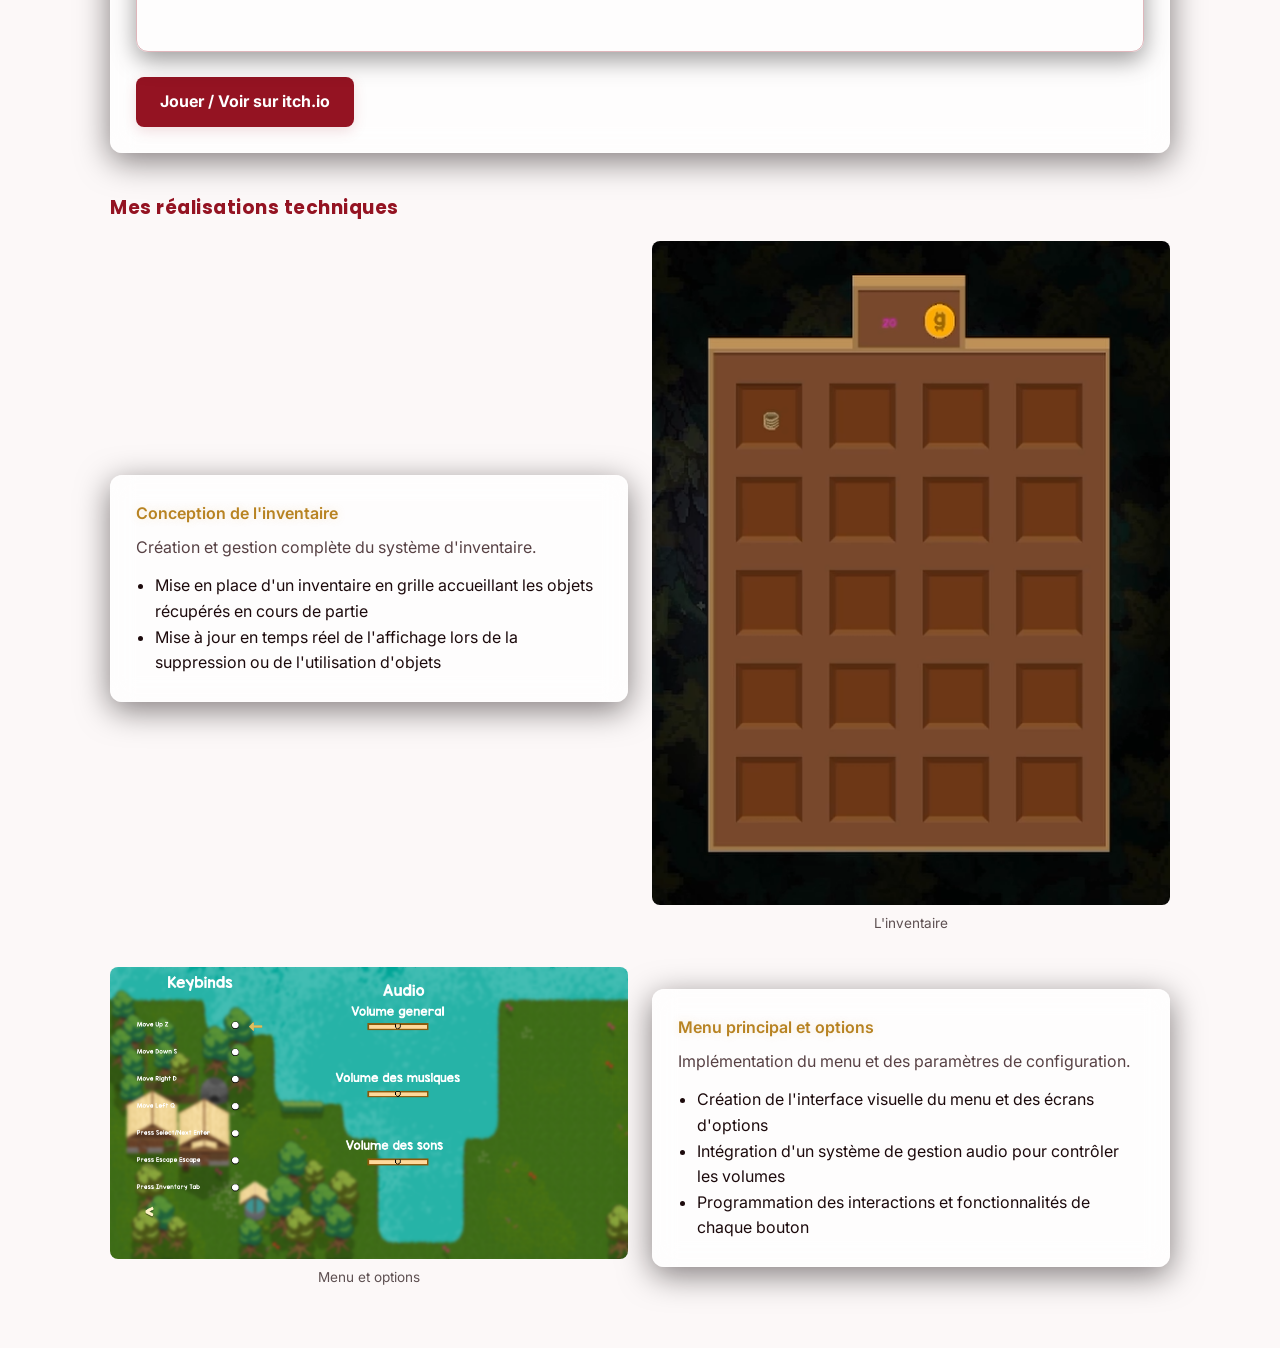
<file: DestinyofGobo.html>
<!DOCTYPE html>
<html lang="fr">

<head>
    <meta charset="UTF-8">
    <title>Destiny of Gobo - Goret Alexandra</title>
    <meta name="robots" content="noindex, nofollow">

    <link rel="preconnect" href="https://fonts.googleapis.com">
    <link rel="preconnect" href="https://fonts.gstatic.com" crossorigin>
    <link
        href="https://fonts.googleapis.com/css2?family=Inter:wght@400;500;600;700&family=Poppins:wght@500;600;700&display=swap"
        rel="stylesheet">
    <link rel="stylesheet" href="style.css">

    <!-- Anti-Flash Blanc & Anti-Flash Langue -->
    <script>
        (function () {
            var savedTheme = localStorage.getItem('theme');
            if (savedTheme === 'dark') {
                document.documentElement.classList.add('dark-theme');
            }

            var savedLang = localStorage.getItem('lang') || 'fr';
            document.documentElement.lang = savedLang;

            if (savedLang === 'en') {
                document.documentElement.classList.add('i18n-loading');
            }
        })();
    </script>
</head>

<body>

    <header>
        <div class="header-container">
            <div class="profile-pic-wrapper">
                <img src="assets/images/photo.jpg" alt="Alexandra Goret" width="180" height="180" class="profile-pic">
            </div>
            <div class="header-text">
                <h1>Goret Alexandra</h1>
                <p class="description" data-i18n="hero-title">Étudiante en développement de jeux vidéo</p>
            </div>
            <a href="documents/CV_Goret_Alexandra.pdf" class="cv-button" target="_blank" rel="noopener noreferrer"
                data-i18n="cv-button">
                Télécharger mon CV
            </a>
        </div>
    </header>

    <nav class="navigation">
        <a href="index.html" data-i18n="nav-home">Accueil</a>
        <a href="a-propos.html" data-i18n="nav-about">À propos de moi</a>
        <a href="competences.html" data-i18n="nav-skills">Compétences</a>
        <a href="projets.html" data-i18n="nav-projects">Projets</a>
        <a href="contact.html" data-i18n="nav-contact">Contact</a>
        <button id="theme-toggle" class="theme-toggle-btn" aria-label="Changer de thème">
            <span id="theme-icon">☀️</span>
        </button>
        <button id="lang-toggle" class="lang-toggle-btn" aria-label="Changer de langue">
            <span id="lang-text">EN</span>
        </button>
    </nav>

    <section>
        <h2>Destiny of Gobo</h2>

        <!-- BOÎTE PRINCIPALE DE PRÉSENTATION -->
        <div class="about-box">
            <p class="highlight-text" data-i18n="dg-intro">
                Jeu d'exploration et de combat sur CSFML.
            </p>
            <p data-i18n="dg-overview"> </p>

            <ul class="tech-tags">
                <li>CSFML</li>
                <li>C</li>
                <li>Krita</li>
                <li>Visual Studio</li>
            </ul>

            <!-- CARROUSEL / GALERIE D'IMAGES DÉFILANTES -->
            <div class="gallery-carousel">
                <div class="carousel-track">
                    <img src="assets/images/Destiny of Gobo/1.png" alt="Capture Destiny of Gobo 1" width="600"
                        height="338">
                    <img src="assets/images/Destiny of Gobo/2.png" alt="Capture Destiny of Gobo 2" width="600"
                        height="338">
                    <img src="assets/images/Destiny of Gobo/3.png" alt="Capture Destiny of Gobo 3" width="600"
                        height="338">
                    <img src="assets/images/Destiny of Gobo/4.png" alt="Capture Destiny of Gobo 4" width="600"
                        height="338">
                    <img src="assets/images/Destiny of Gobo/5.png" alt="Capture Destiny of Gobo 5" width="600"
                        height="338">
                    <img src="assets/images/Destiny of Gobo/6.png" alt="Capture Destiny of Gobo 6" width="600"
                        height="338">
                    <img src="assets/images/Destiny of Gobo/7.png" alt="Capture Destiny of Gobo 7" width="600"
                        height="338">
                    <img src="assets/images/Destiny of Gobo/8.png" alt="Capture Destiny of Gobo 8" width="600"
                        height="338">
                    <img src="assets/images/Destiny of Gobo/9.png" alt="Capture Destiny of Gobo 9" width="600"
                        height="338">
                    <img src="assets/images/Destiny of Gobo/10.png" alt="Capture Destiny of Gobo 10" width="600"
                        height="338">
                </div>
            </div>

            <!-- LECTEUR VIDÉO YOUTUBE (TRAILER) -->
            <div class="video-container">
                <iframe src="https://www.youtube.com/embed/EWbevpEzaJ4" title="Trailer - Destiny of Gobo"
                    frameborder="0"
                    allow="accelerometer; autoplay; clipboard-write; encrypted-media; gyroscope; picture-in-picture; web-share"
                    referrerpolicy="strict-origin-when-cross-origin" allowfullscreen>
                </iframe>
            </div>
            <!-- BOUTON D'ACTION ITCH.IO -->
            <div class="project-links">
                <a href="https://alex-grt.itch.io/destiny-of-gobo" target="_blank" rel="noopener noreferrer"
                    class="cv-button project-btn" data-i18n="dg-itch-btn">
                    Jouer / Voir sur itch.io
                </a>
            </div>
        </div>

        <!-- MES CONTRIBUTIONS TECHNIQUES -->
        <h3 style="margin-top: 40px;" data-i18n="dg-contrib-title">Mes Réalisations Techniques</h3>
        <div class="contributions">
            <article class="contribution">
                <div class="contribution-text about-box">
                    <h4 class="tech-accent" data-i18n="dg-feat-inventory-title">Conception de l'inventaire</h4>
                    <p data-i18n="dg-feat-inventory-desc">Création et gestion de l'inventaire.
                    </p>
                    <ul>
                        <li data-i18n="dg-feat-inventory-p1"></li>
                        <li data-i18n="dg-feat-inventory-p2"></li>
                    </ul>
                </div>
                <figure class="contribution-media">
                    <img src="assets/images/Destiny of Gobo/inventory.png" alt="Capture de l'inventaire en jeu"
                        loading="lazy">
                    <figcaption data-i18n="dg-feat-inventory-caption">l'inventaire</figcaption>
                </figure>
            </article>

            <article class="contribution reverse">
                <div class="contribution-text about-box">
                    <h4 class="tech-accent" data-i18n="dg-feat-menu-title">Ajout du menu et des options </h4>
                    <p data-i18n="dg-feat-menu-desc">Mise en place des différentes options et du menu.</p>
                    <ul>
                        <li data-i18n="dg-feat-menu-p1"></li>
                        <li data-i18n="dg-feat-menu-p2"></li>
                        <li data-i18n="dg-feat-menu-p3"></li>
                    </ul>
                </div>
                <figure class="contribution-media">
                    <img src="assets/images/Destiny of Gobo/menu.png" alt="Capture des jauges de survie" loading="lazy">
                    <figcaption data-i18n="dg-feat-menu-caption">Menu/Options</figcaption>
                </figure>
            </article>
        </div>
    </section>

    <script src="script.js"></script>
</body>

</html>
</file>
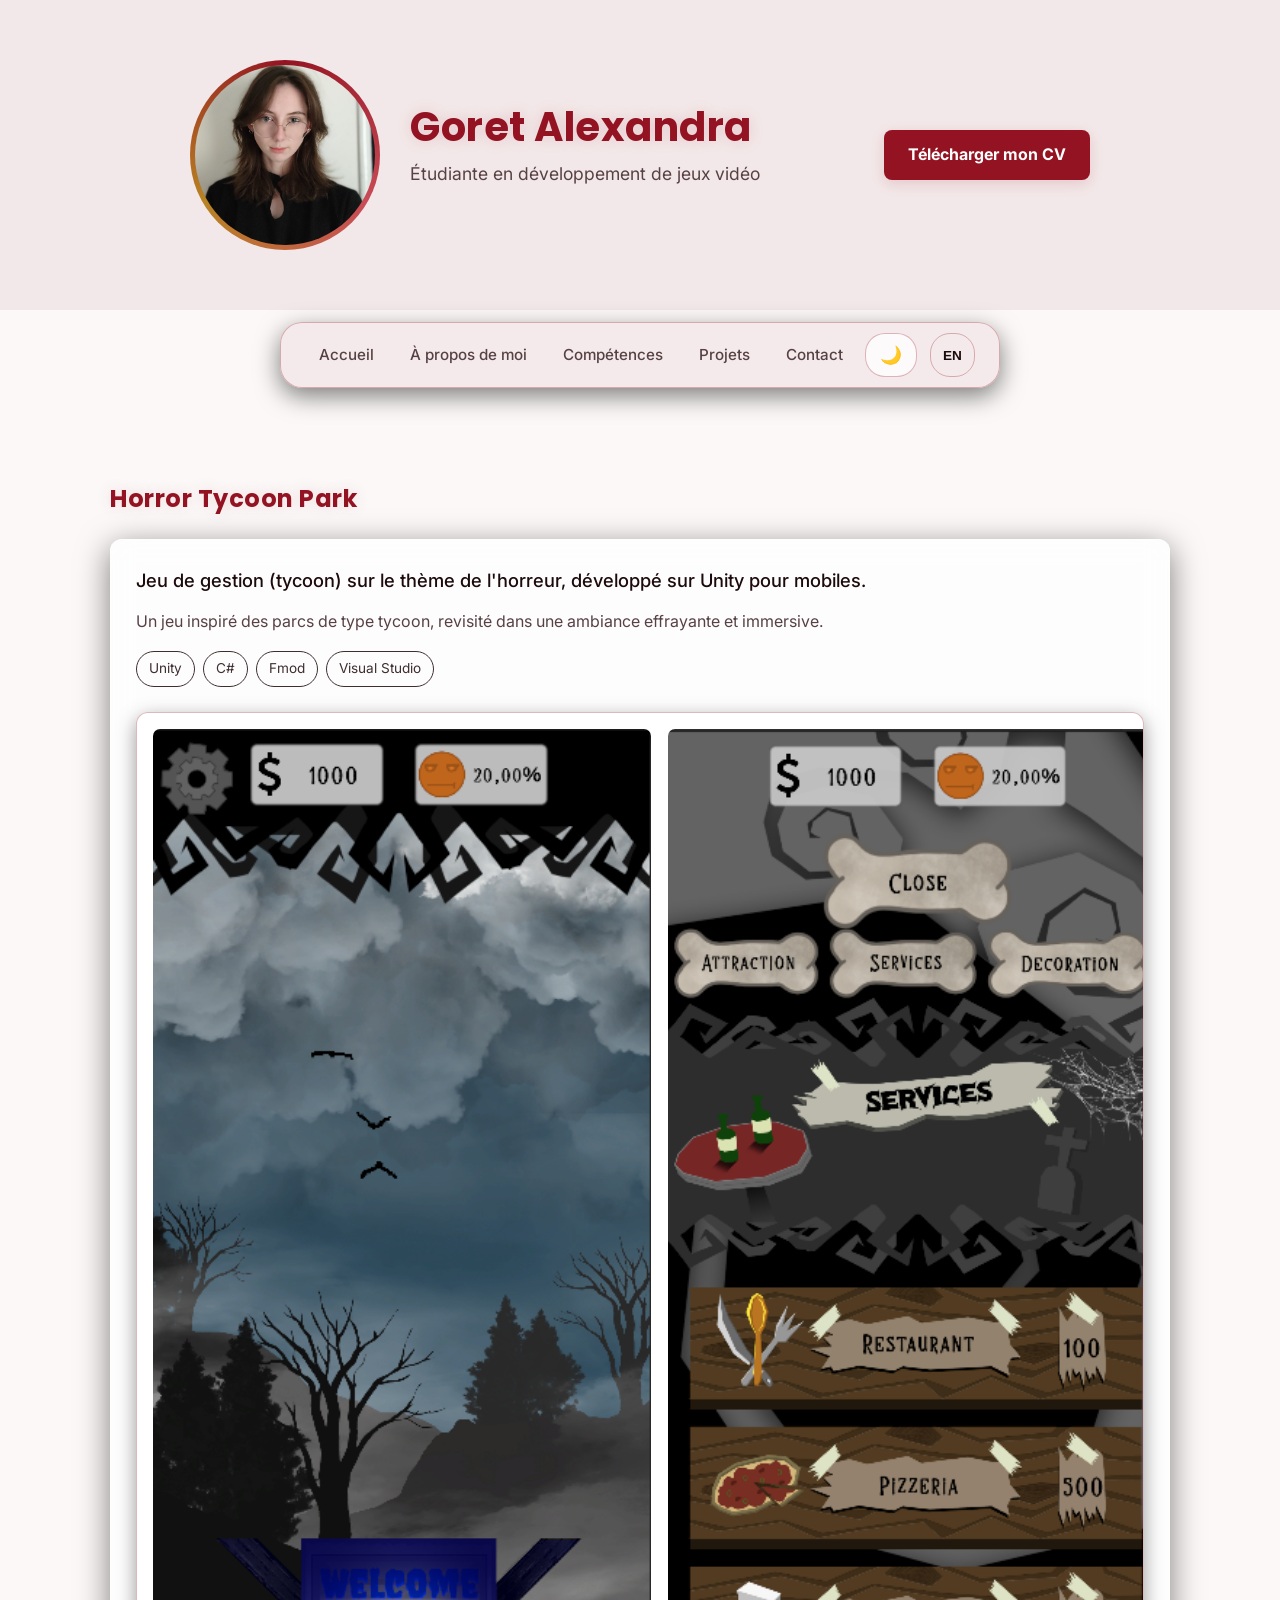
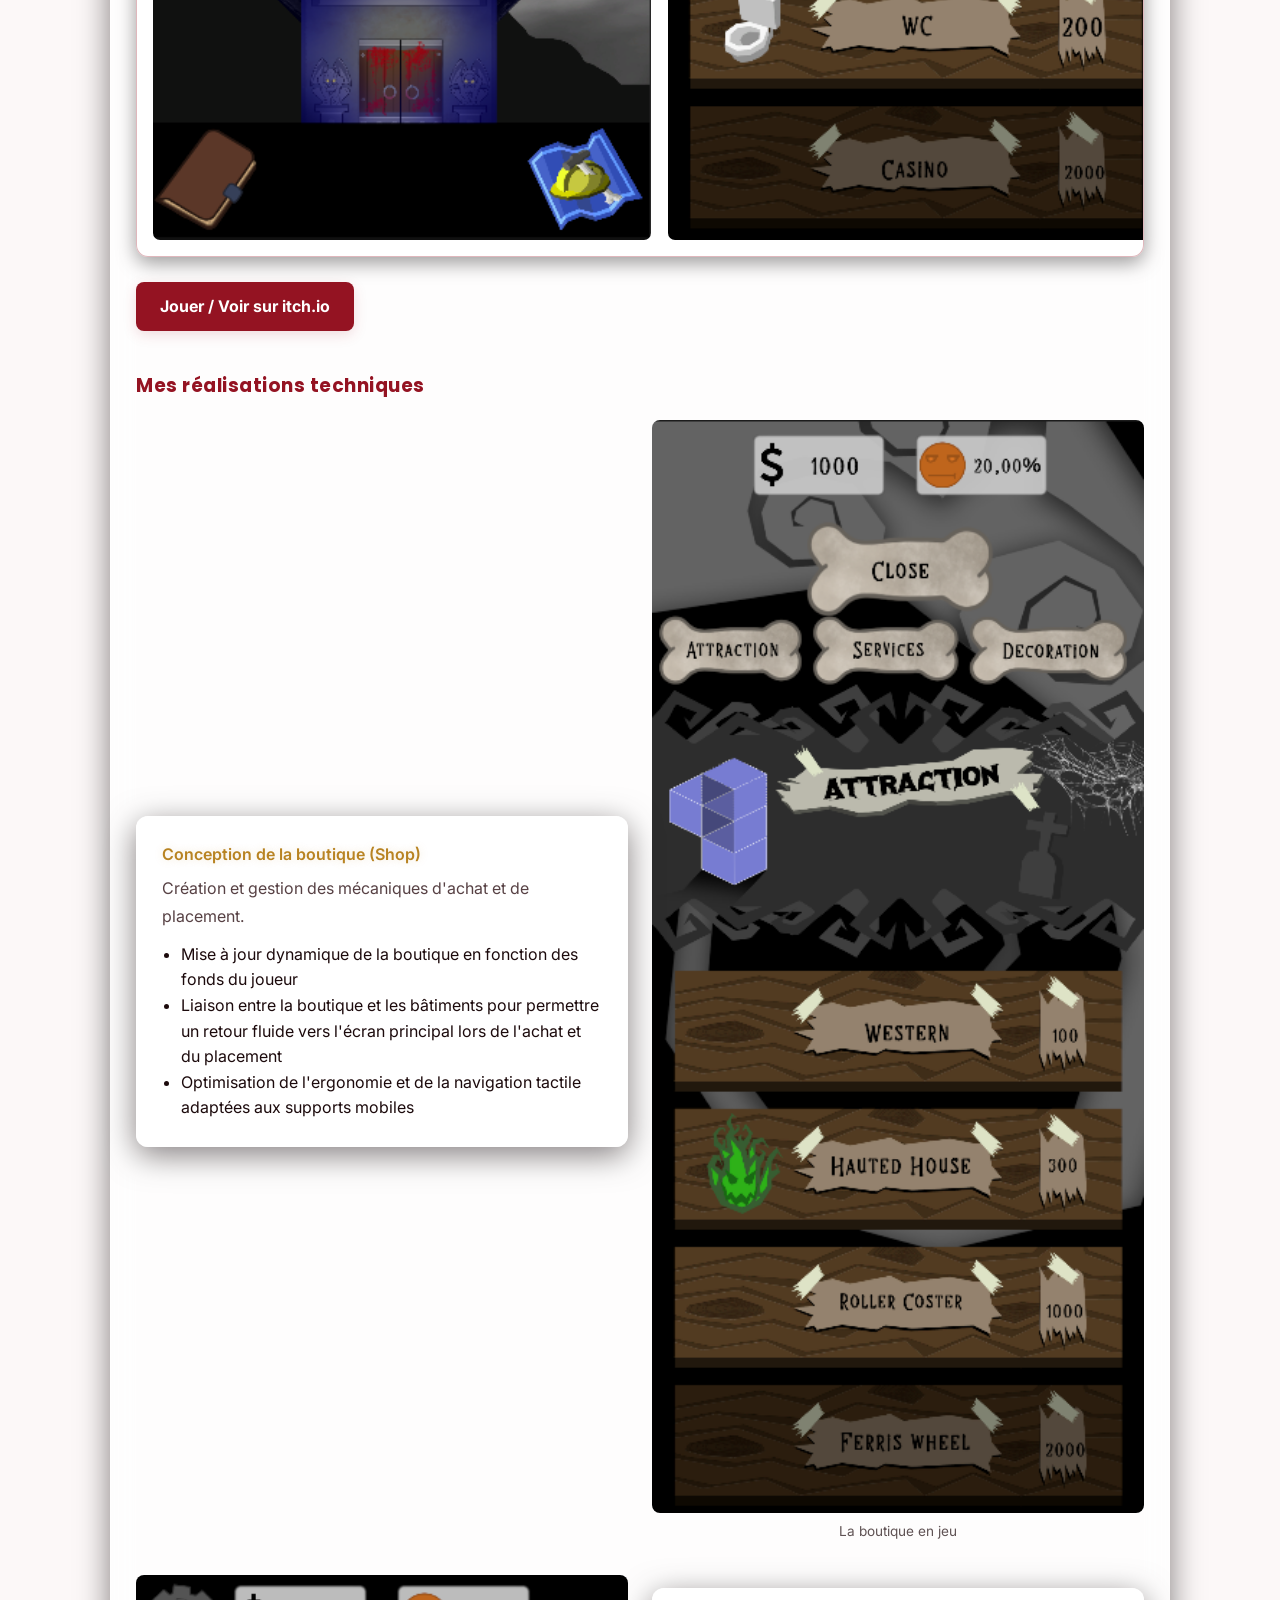
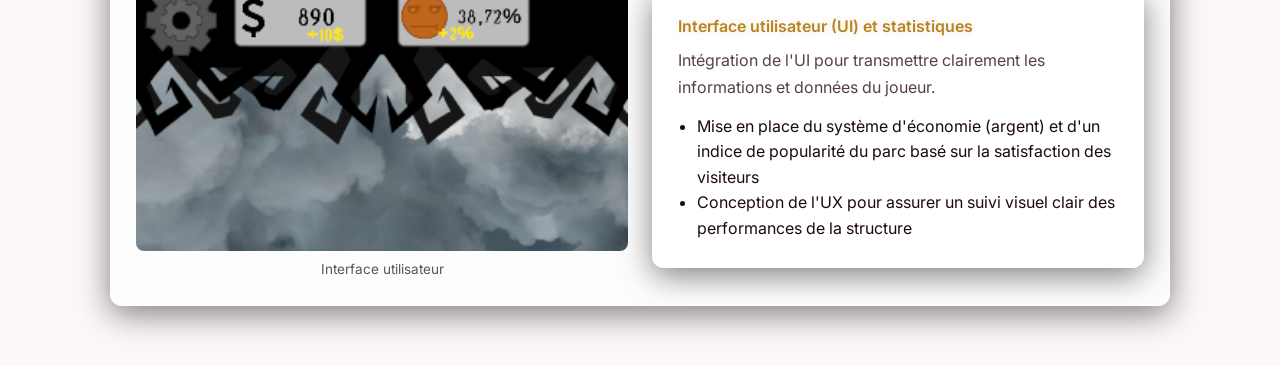
<file: HorrorTycoonPark.html>
<!DOCTYPE html>
<html lang="fr">

<head>
    <meta charset="UTF-8">
    <title>Horror Tycoon Park - Goret Alexandra</title>
    <meta name="robots" content="noindex, nofollow">

    <link rel="preconnect" href="https://fonts.googleapis.com">
    <link rel="preconnect" href="https://fonts.gstatic.com" crossorigin>
    <link
        href="https://fonts.googleapis.com/css2?family=Inter:wght@400;500;600;700&family=Poppins:wght@500;600;700&display=swap"
        rel="stylesheet">
    <link rel="stylesheet" href="style.css">

    <!-- Anti-Flash Blanc & Anti-Flash Langue -->
    <script>
        (function () {
            var savedTheme = localStorage.getItem('theme');
            if (savedTheme === 'dark') {
                document.documentElement.classList.add('dark-theme');
            }

            var savedLang = localStorage.getItem('lang') || 'fr';
            document.documentElement.lang = savedLang;

            if (savedLang === 'en') {
                document.documentElement.classList.add('i18n-loading');
            }
        })();
    </script>
</head>

<body>
    <header>
        <div class="header-container">
            <div class="profile-pic-wrapper">
                <img src="assets/images/photo.jpg" alt="Alexandra Goret" width="180" height="180" class="profile-pic">
            </div>
            <div class="header-text">
                <h1>Goret Alexandra</h1>
                <p class="description" data-i18n="hero-title">Étudiante en développement de jeux vidéo</p>
            </div>
            <a href="documents/CV_Goret_Alexandra.pdf" class="cv-button" target="_blank" rel="noopener noreferrer"
                data-i18n="cv-button">
                Télécharger mon CV
            </a>
        </div>
    </header>

    <nav class="navigation">
        <a href="index.html" data-i18n="nav-home">Accueil</a>
        <a href="a-propos.html" data-i18n="nav-about">À propos de moi</a>
        <a href="competences.html" data-i18n="nav-skills">Compétences</a>
        <a href="projets.html" data-i18n="nav-projects">Projets</a>
        <a href="contact.html" data-i18n="nav-contact">Contact</a>
        <button id="theme-toggle" class="theme-toggle-btn" aria-label="Changer de thème">
            <span id="theme-icon">☀️</span>
        </button>
        <button id="lang-toggle" class="lang-toggle-btn" aria-label="Changer de langue">
            <span id="lang-text">EN</span>
        </button>
    </nav>

    <section>
        <h2>Horror Tycoon Park</h2>

        <div class="about-box">
            <p class="highlight-text" data-i18n="horrortycoon-intro">
                Jeu style tycoon dévellopé avec Unity pour téléphone.
            </p>
            <p data-i18n="horrortycoon-overview">
                Athaza est un jeu de survie et d’exploration dans un monde post-apocalyptique. Gardez vos alliés
                proches, car les humains ne sont pas les seules créatures de ce monde.
            </p>

            <ul class="tech-tags">
                <li>Unity</li>
                <li>C#</li>
                <li>Fmod</li>
                <li>Visual Studio</li>
            </ul>

            <!-- CARROUSEL / GALERIE D'IMAGES DÉFILANTES -->
            <div class="gallery-carousel">
                <div class="carousel-track">
                    <img src="assets/images/HorrorTycoonPark/1.png" alt="Capture HorrorTycoonPark 1" width="600"
                        height="338">
                    <img src="assets/images/HorrorTycoonPark/2.png" alt="Capture HorrorTycoonPark 2" width="600"
                        height="338">
                    <img src="assets/images/HorrorTycoonPark/3.png" alt="Capture HorrorTycoonPark 3" width="600"
                        height="338">
                    <img src="assets/images/HorrorTycoonPark/4.png" alt="Capture HorrorTycoonPark 4" width="600"
                        height="338">
                    <img src="assets/images/HorrorTycoonPark/5.png" alt="Capture HorrorTycoonPark 5" width="600"
                        height="338">
                    <img src="assets/images/HorrorTycoonPark/6.png" alt="Capture HorrorTycoonPark 6" width="600"
                        height="338">
                    <img src="assets/images/HorrorTycoonPark/7.png" alt="Capture HorrorTycoonPark 7" width="600"
                        height="338">
                    <img src="assets/images/HorrorTycoonPark/8.png" alt="Capture HorrorTycoonPark 8" width="600"
                        height="338">
                </div>
            </div>

            <!-- BOUTON D'ACTION ITCH.IO -->
            <div class="project-links">
                <a href="https://alex-grt.itch.io/horror-tycoon-park" target="_blank" rel="noopener noreferrer"
                    class="cv-button project-btn" data-i18n="horrortycoon-itch-btn">
                    Jouer / Voir sur itch.io
                </a>
            </div>

            <!-- MES CONTRIBUTIONS TECHNIQUES -->
            <h3 style="margin-top: 40px;" data-i18n="horrortycoon-contrib-title">Mes Réalisations Techniques</h3>
            <div class="contributions">
                <article class="contribution">
                    <div class="contribution-text about-box">
                        <h4 class="tech-accent" data-i18n="horrortycoon-feat-shop-title">Conception du shop</h4>
                        <p data-i18n="horrortycoon-feat-shop-desc">Création et gestion de comment fonctionne le shop.
                        </p>
                        <ul>
                            <li data-i18n="horrortycoon-feat-shop-p1"></li>
                            <li data-i18n="horrortycoon-feat-shop-p2"></li>
                            <li data-i18n="horrortycoon-feat-shop-p3"></li>
                        </ul>
                    </div>
                    <figure class="contribution-media">
                        <img src="assets/images/HorrorTycoonPark/shop.png" alt="Capture de l'inventaire en jeu"
                            loading="lazy">
                        <figcaption data-i18n="horrortycoon-feat-shop-caption">le shop</figcaption>
                    </figure>
                </article>

                <article class="contribution reverse">
                    <div class="contribution-text about-box">
                        <h4 class="tech-accent" data-i18n="horrortycoon-feat-UI-title">Ajout du UI et des statistiques
                        </h4>
                        <p data-i18n="horrortycoon-feat-UI-desc">Ajout du Ui afin de donner les indications au joueur
                            ainsi que les
                            données du joueur.</p>
                        <ul>
                            <li data-i18n="horrortycoon-feat-UI-p1"></li>
                            <li data-i18n="horrortycoon-feat-UI-p2"></li>
                        </ul>
                    </div>
                    <figure class="contribution-media">
                        <img src="assets/images/HorrorTycoonPark/UI.png" alt="Capture des jauges de survie"
                            loading="lazy">
                        <figcaption data-i18n="horrortycoon-feat-UI-caption">UI</figcaption>
                    </figure>
                </article>
            </div>
    </section>

    <script src="script.js"></script>
</body>

</html>
</file>
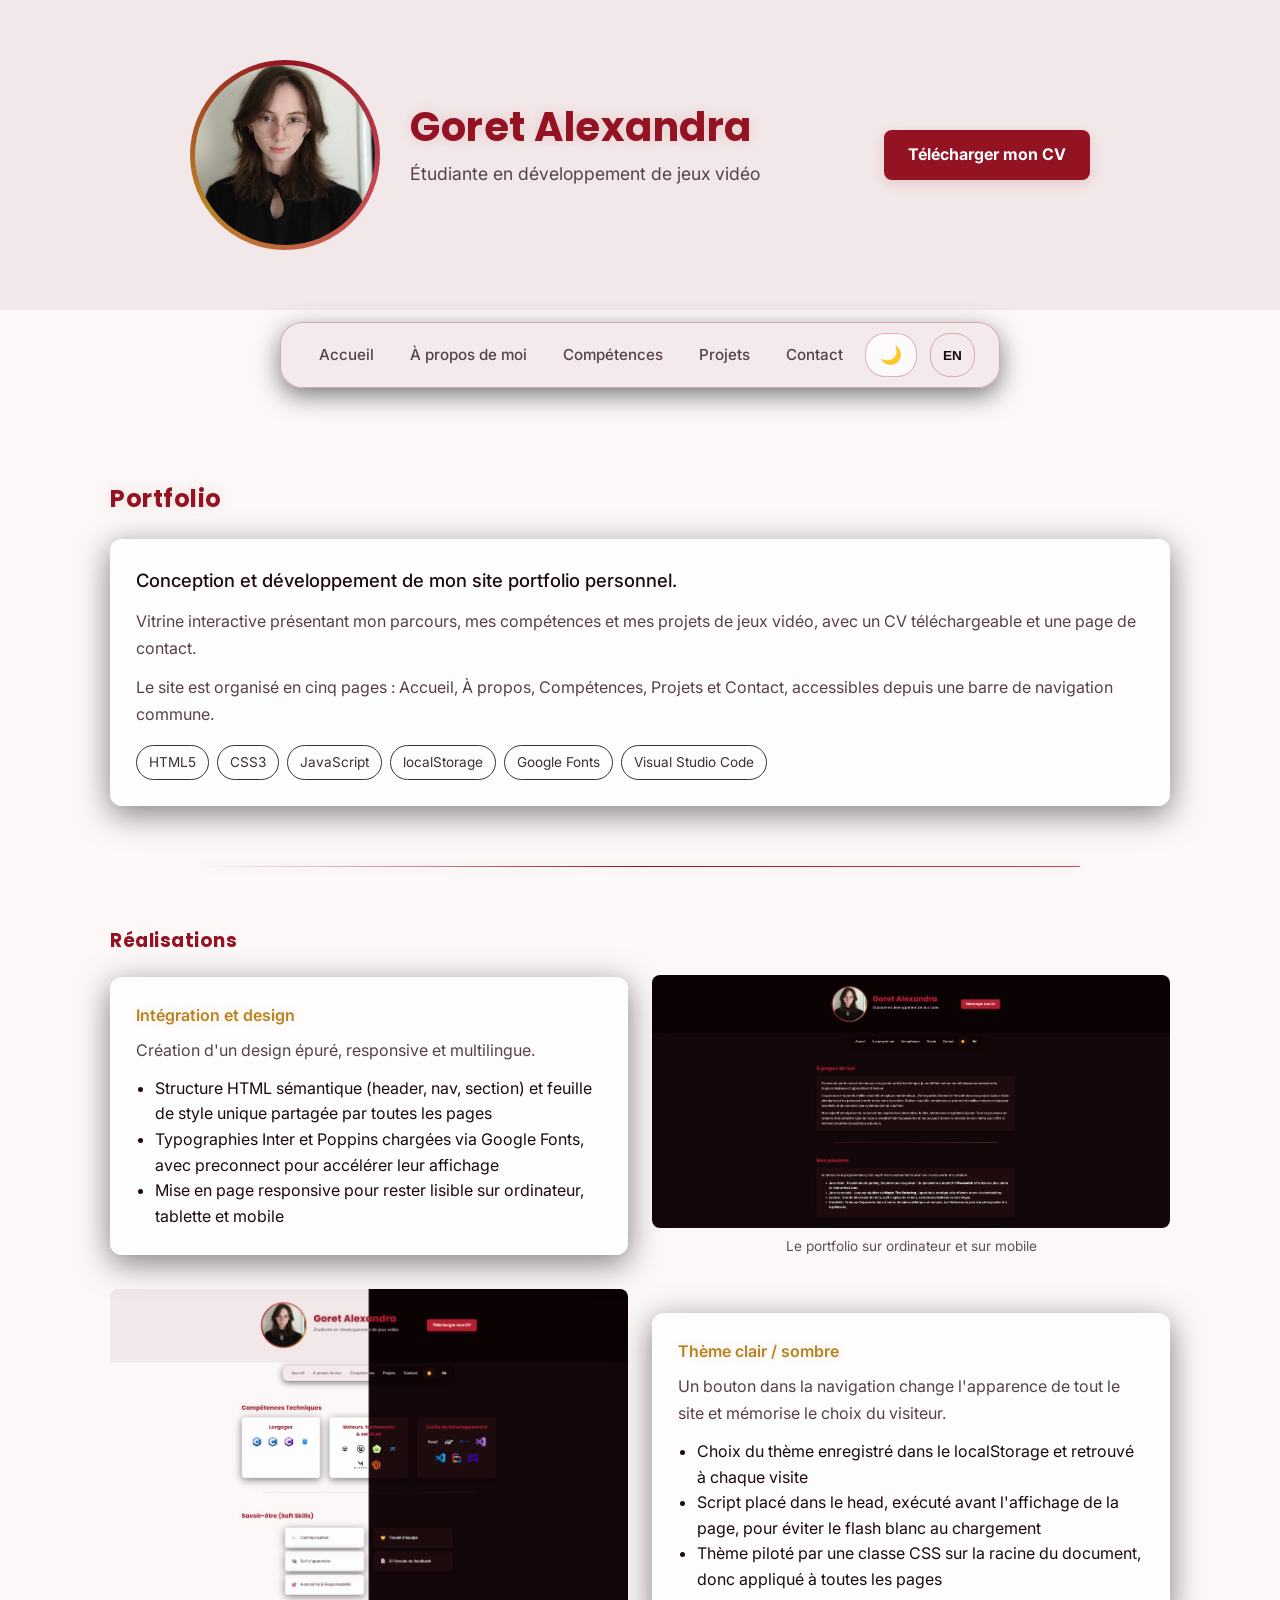
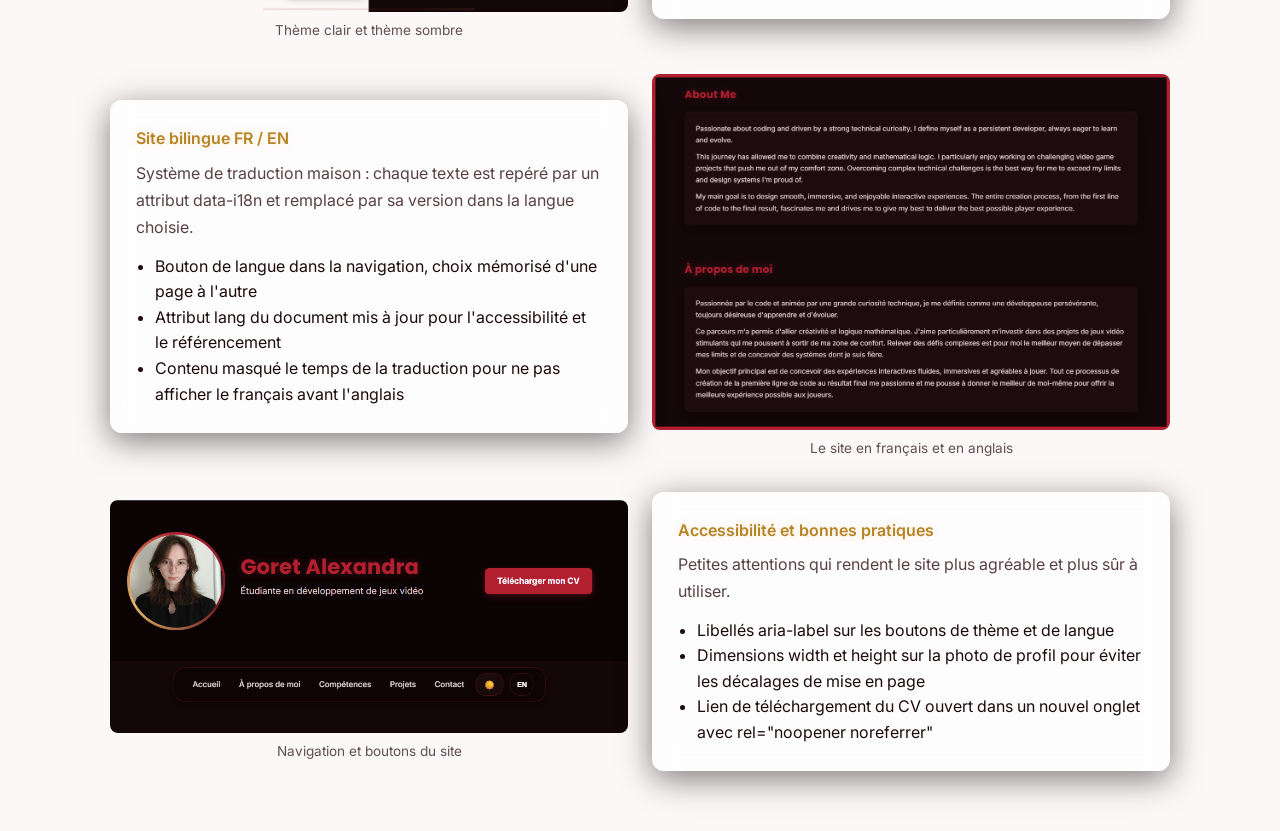
<file: Portfolio.html>
<!DOCTYPE html>
<html lang="fr">

<head>
    <meta charset="UTF-8">
    <title>Portfolio - Goret Alexandra</title>
    <meta name="robots" content="noindex, nofollow">

    <link rel="preconnect" href="https://fonts.googleapis.com">
    <link rel="preconnect" href="https://fonts.gstatic.com" crossorigin>
    <link
        href="https://fonts.googleapis.com/css2?family=Inter:wght@400;500;600;700&family=Poppins:wght@500;600;700&display=swap"
        rel="stylesheet">
    <link rel="stylesheet" href="style.css">

    <!-- Anti-Flash Blanc & Anti-Flash Langue -->
    <script>
        (function () {
            var savedTheme = localStorage.getItem('theme');
            if (savedTheme === 'dark') {
                document.documentElement.classList.add('dark-theme');
            }

            var savedLang = localStorage.getItem('lang') || 'fr';
            document.documentElement.lang = savedLang;

            if (savedLang === 'en') {
                document.documentElement.classList.add('i18n-loading');
            }
        })();
    </script>
</head>

<body>
    <header>
        <div class="header-container">
            <div class="profile-pic-wrapper">
                <img src="assets/images/photo.jpg" alt="Alexandra Goret" width="180" height="180" class="profile-pic">
            </div>
            <div class="header-text">
                <h1>Goret Alexandra</h1>
                <p class="description" data-i18n="hero-title">Étudiante en développement de jeux vidéo</p>
            </div>
            <a href="documents/CV_Goret_Alexandra.pdf" class="cv-button" target="_blank" rel="noopener noreferrer"
                data-i18n="cv-button">
                Télécharger mon CV
            </a>
        </div>
    </header>

    <nav class="navigation">
        <a href="index.html" data-i18n="nav-home">Accueil</a>
        <a href="a-propos.html" data-i18n="nav-about">À propos de moi</a>
        <a href="competences.html" data-i18n="nav-skills">Compétences</a>
        <a href="projets.html" data-i18n="nav-projects">Projets</a>
        <a href="contact.html" data-i18n="nav-contact">Contact</a>
        <button id="theme-toggle" class="theme-toggle-btn" aria-label="Changer de thème">
            <span id="theme-icon">☀️</span>
        </button>
        <button id="lang-toggle" class="lang-toggle-btn" aria-label="Changer de langue">
            <span id="lang-text">EN</span>
        </button>
    </nav>

    <section>
        <h2>Portfolio</h2>
        <div class="about-box">
            <p class="highlight-text" data-i18n="portfolio-intro"></p>
            <p data-i18n="portfolio-overview"></p>
            <p data-i18n="portfolio-structure"></p>

            <ul class="tech-tags">
                <li>HTML5</li>
                <li>CSS3</li>
                <li>JavaScript</li>
                <li>localStorage</li>
                <li>Google Fonts</li>
                <li>Visual Studio Code</li>
            </ul>
        </div>
    </section>

    <section>
        <h3 data-i18n="portfolio-contrib-title"></h3>
        <div class="contributions">
            <article class="contribution">
                <div class="contribution-text about-box">
                    <h4 class="tech-accent" data-i18n="portfolio-feat-dev-title"></h4>
                    <p data-i18n="portfolio-feat-dev-desc"></p>
                    <ul>
                        <li data-i18n="portfolio-feat-dev-p1"></li>
                        <li data-i18n="portfolio-feat-dev-p2"></li>
                        <li data-i18n="portfolio-feat-dev-p3"></li>
                    </ul>
                </div>
                <figure class="contribution-media">
                    <img src="assets/images/portfolio/design.png" alt="Aperçu du design du portfolio" loading="lazy">
                    <figcaption data-i18n="portfolio-feat-dev-caption"></figcaption>
                </figure>
            </article>

            <article class="contribution reverse">
                <div class="contribution-text about-box">
                    <h4 class="tech-accent" data-i18n="portfolio-feat-theme-title"></h4>
                    <p data-i18n="portfolio-feat-theme-desc"></p>
                    <ul>
                        <li data-i18n="portfolio-feat-theme-p1"></li>
                        <li data-i18n="portfolio-feat-theme-p2"></li>
                        <li data-i18n="portfolio-feat-theme-p3"></li>
                    </ul>
                </div>
                <figure class="contribution-media">
                    <img src="assets/images/portfolio/theme.png" alt="Comparaison du thème clair et du thème sombre"
                        loading="lazy">
                    <figcaption data-i18n="portfolio-feat-theme-caption"></figcaption>
                </figure>
            </article>

            <article class="contribution">
                <div class="contribution-text about-box">
                    <h4 class="tech-accent" data-i18n="portfolio-feat-lang-title"></h4>
                    <p data-i18n="portfolio-feat-lang-desc"></p>
                    <ul>
                        <li data-i18n="portfolio-feat-lang-p1"></li>
                        <li data-i18n="portfolio-feat-lang-p2"></li>
                        <li data-i18n="portfolio-feat-lang-p3"></li>
                    </ul>
                </div>
                <figure class="contribution-media">
                    <img src="assets/images/portfolio/lang.png" alt="Le site en français et en anglais" loading="lazy">
                    <figcaption data-i18n="portfolio-feat-lang-caption"></figcaption>
                </figure>
            </article>

            <article class="contribution reverse">
                <div class="contribution-text about-box">
                    <h4 class="tech-accent" data-i18n="portfolio-feat-a11y-title"></h4>
                    <p data-i18n="portfolio-feat-a11y-desc"></p>
                    <ul>
                        <li data-i18n="portfolio-feat-a11y-p1"></li>
                        <li data-i18n="portfolio-feat-a11y-p2"></li>
                        <li data-i18n="portfolio-feat-a11y-p3"></li>
                    </ul>
                </div>
                <figure class="contribution-media">
                    <img src="assets/images/portfolio/bouton.png" Navigation et boutons du portfolio" loading="lazy">
                    <figcaption data-i18n="portfolio-feat-a11y-caption"></figcaption>
                </figure>
            </article>
        </div>
    </section>
    <script src="script.js"></script>
</body>

</html>
</file>
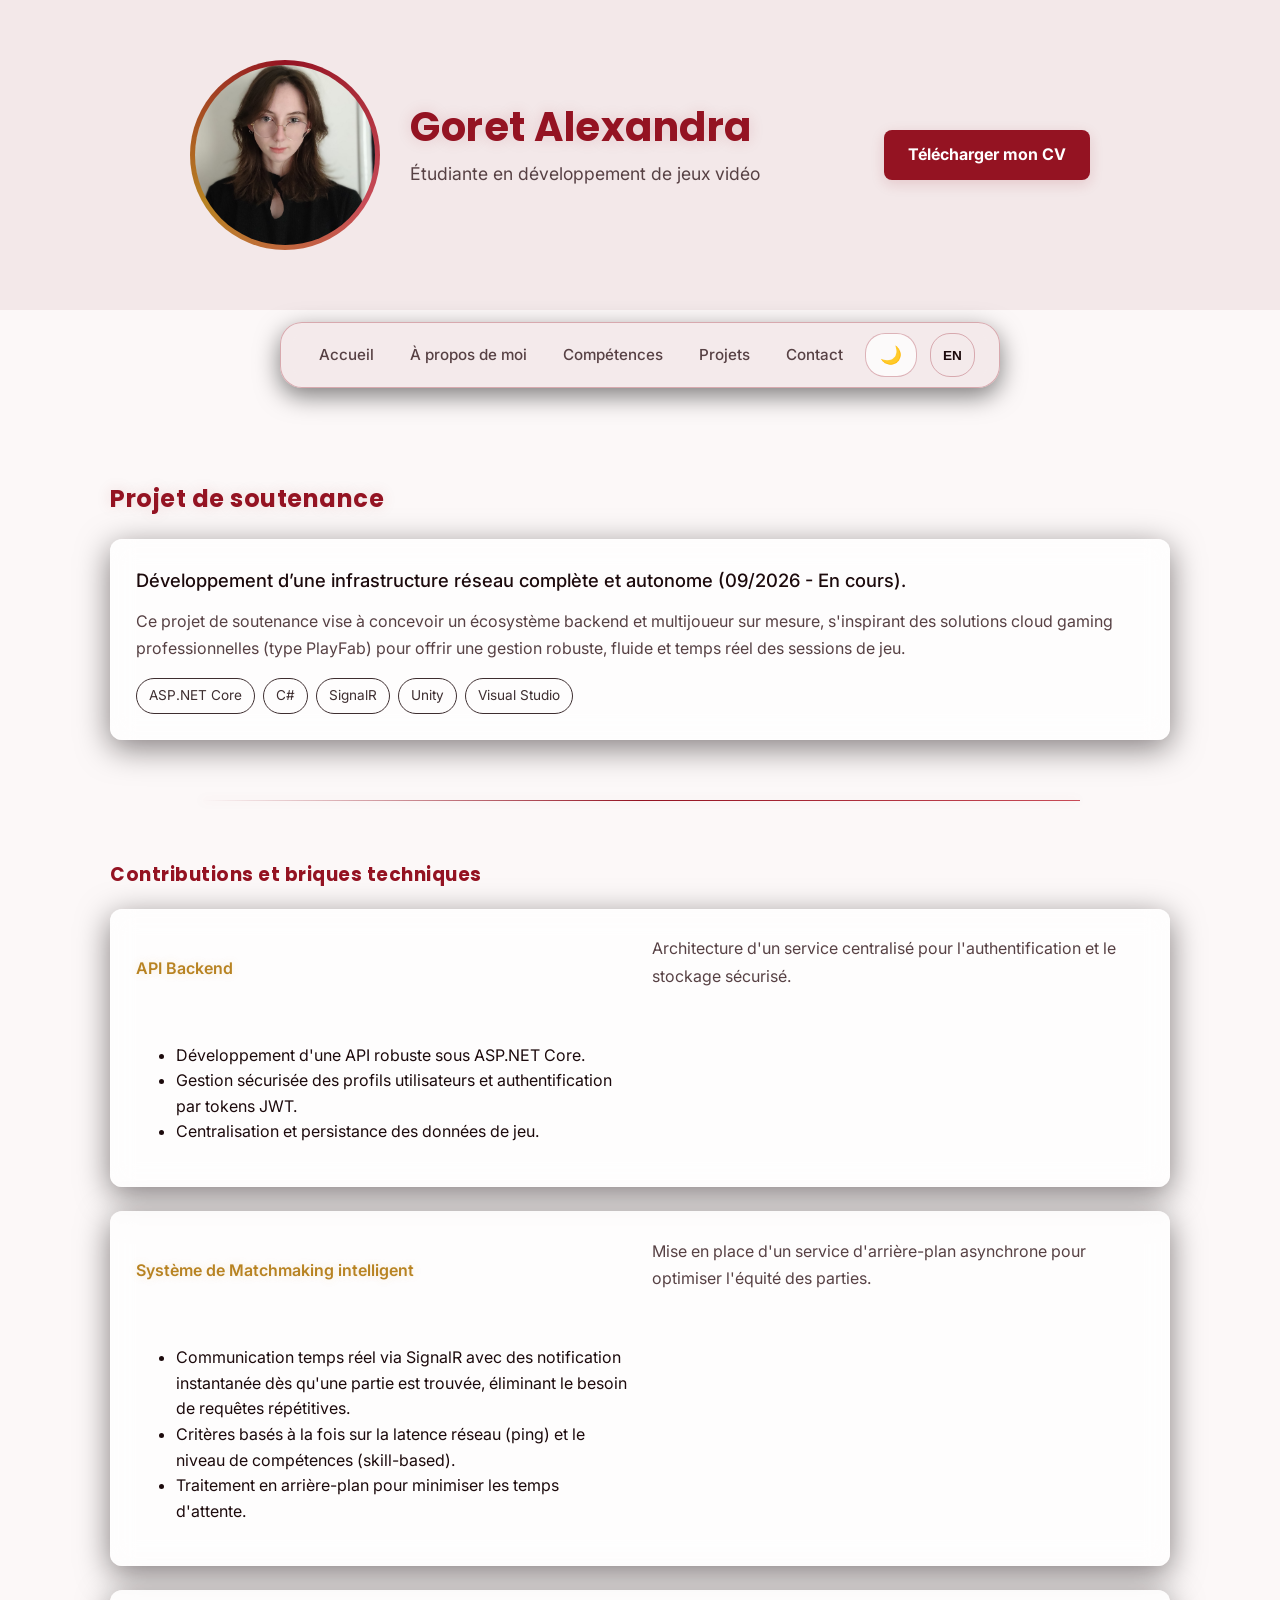
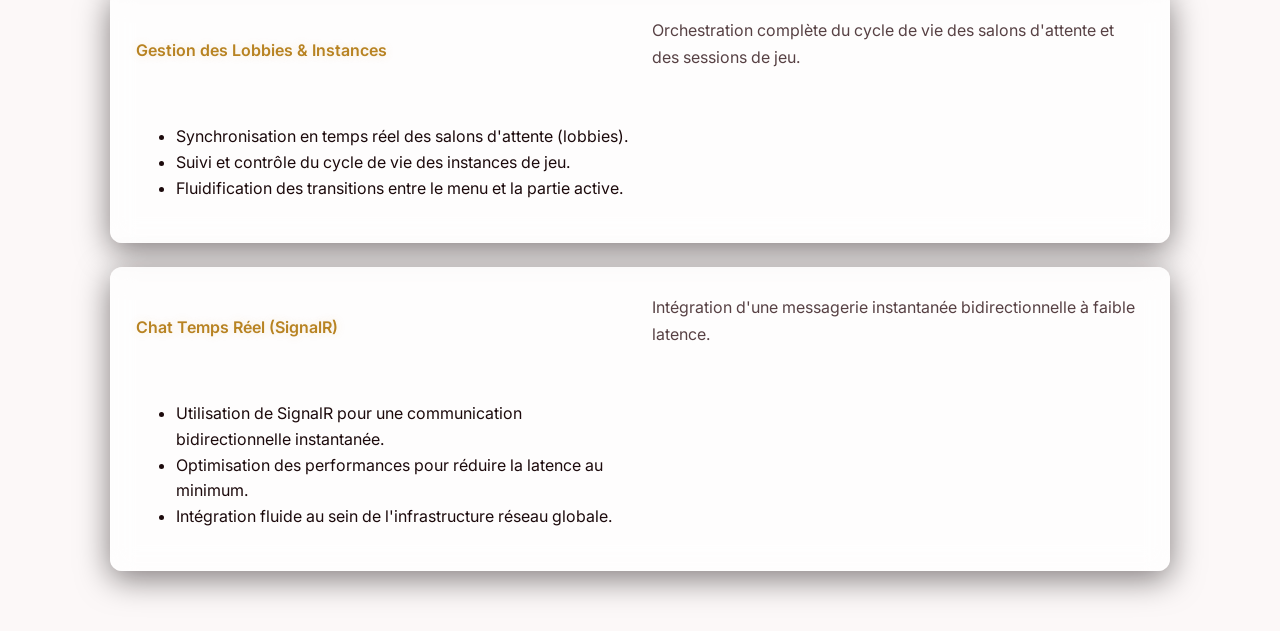
<file: ProjetDeSoutenance.html>
<!DOCTYPE html>
<html lang="fr">

<head>
    <meta charset="UTF-8">
    <title>Projet de soutenance - Goret Alexandra</title>
    <meta name="robots" content="noindex, nofollow">

    <link rel="preconnect" href="https://fonts.googleapis.com">
    <link rel="preconnect" href="https://fonts.gstatic.com" crossorigin>
    <link
        href="https://fonts.googleapis.com/css2?family=Inter:wght@400;500;600;700&family=Poppins:wght@500;600;700&display=swap"
        rel="stylesheet">
    <link rel="stylesheet" href="style.css">

    <!-- Anti-Flash Blanc & Anti-Flash Langue -->
    <script>
        (function () {
            var savedTheme = localStorage.getItem('theme');
            if (savedTheme === 'dark') {
                document.documentElement.classList.add('dark-theme');
            }

            var savedLang = localStorage.getItem('lang') || 'fr';
            document.documentElement.lang = savedLang;

            if (savedLang === 'en') {
                document.documentElement.classList.add('i18n-loading');
            }
        })();
    </script>
</head>

<body>

    <header>
        <div class="header-container">
            <div class="profile-pic-wrapper">
                <img src="assets/images/photo.jpg" alt="Alexandra Goret" width="180" height="180" class="profile-pic">
            </div>
            <div class="header-text">
                <h1>Goret Alexandra</h1>
                <p class="description" data-i18n="hero-title">Étudiante en développement de jeux vidéo</p>
            </div>
            <a href="documents/CV_Goret_Alexandra.pdf" class="cv-button" target="_blank" rel="noopener noreferrer"
                data-i18n="cv-button">
                Télécharger mon CV
            </a>
        </div>
    </header>

    <nav class="navigation">
        <a href="index.html" data-i18n="nav-home">Accueil</a>
        <a href="a-propos.html" data-i18n="nav-about">À propos de moi</a>
        <a href="competences.html" data-i18n="nav-skills">Compétences</a>
        <a href="projets.html" data-i18n="nav-projects">Projets</a>
        <a href="contact.html" data-i18n="nav-contact">Contact</a>
        <button id="theme-toggle" class="theme-toggle-btn" aria-label="Changer de thème">
            <span id="theme-icon">☀️</span>
        </button>
        <button id="lang-toggle" class="lang-toggle-btn" aria-label="Changer de langue">
            <span id="lang-text">EN</span>
        </button>
    </nav>

    <!-- BOÎTE PRINCIPALE DE PRÉSENTATION -->
    <section>
        <h2>Projet de soutenance</h2>
        <div class="about-box">
            <p class="highlight-text" data-i18n="pp-intro">Développement d’une infrastructure réseau complète et
                autonome (09/2026 - En cours).</p>
            <p data-i18n="pp-overview">Ce projet de soutenance vise à concevoir un écosystème backend et multijoueur sur
                mesure, s'inspirant des solutions cloud gaming professionnelles (type PlayFab) pour offrir une gestion
                robuste, fluide et temps réel des sessions de jeu.</p>
            <ul class="tech-tags">
                <li>ASP.NET Core</li>
                <li>C#</li>
                <li>SignalR</li>
                <li>Unity</li>
                <li>Visual Studio</li>
            </ul>
        </div>
    </section>

    <!-- MES CONTRIBUTIONS TECHNIQUES -->
    <section>
        <h3 data-i18n="pp-contrib-title">Contributions et briques techniques</h3>
        <div class="contributions" style="display: flex; flex-direction: column; gap: 1.5rem;">

            <!-- 1. API Backend (PlayFab-like) -->
            <article class="contribution about-box">
                <h4 class="tech-accent" data-i18n="pp-feat-backend-title">API Backend (PlayFab-like)</h4>
                <p data-i18n="pp-feat-backend-desc">Architecture d'un service centralisé pour l'authentification et le
                    stockage sécurisé.</p>
                <ul>
                    <li data-i18n="pp-realisations-b1">Développement d'une API robuste sous ASP.NET Core.</li>
                    <li data-i18n="pp-realisations-b2">Gestion sécurisée des profils utilisateurs et authentification
                        par tokens JWT.</li>
                    <li data-i18n="pp-realisations-b3">Centralisation et persistance des données de jeu.</li>
                </ul>
            </article>

            <!-- 2. Matchmaking -->
            <article class="contribution about-box">
                <h4 class="tech-accent" data-i18n="pp-feat-matchmaking-title">Système de Matchmaking intelligent</h4>
                <p data-i18n="pp-feat-matchmaking-desc">Mise en place d'un service d'arrière-plan synchrone pour
                    optimiser l'équité des parties.</p>
                <ul>
                    <li data-i18n="pp-realisations-m1">Algorithme de mise en relation dynamique des joueurs.</li>
                    <li data-i18n="pp-realisations-m2">Critères basés à la fois sur la latence réseau (ping) et le
                        niveau de compétences (skill-based).</li>
                    <li data-i18n="pp-realisations-m3">Traitement en arrière-plan pour minimiser les temps d'attente.
                    </li>
                </ul>
            </article>

            <!-- 3. Gestion des Lobbies & Instances -->
            <article class="contribution about-box">
                <h4 class="tech-accent" data-i18n="pp-feat-lobbies-title">Gestion des Lobbies & Instances</h4>
                <p data-i18n="pp-feat-lobbies-desc">Orchestration complète du cycle de vie des salons d'attente et des
                    sessions de jeu.</p>
                <ul>
                    <li data-i18n="pp-realisations-l1">Synchronisation en temps réel des salons d'attente (lobbies).
                    </li>
                    <li data-i18n="pp-realisations-l2">Suivi et contrôle du cycle de vie des instances de jeu.</li>
                    <li data-i18n="pp-realisations-l3">Fluidification des transitions entre le menu et la partie active.
                    </li>
                </ul>
            </article>

            <!-- 4. Chat temps réel -->
            <article class="contribution about-box">
                <h4 class="tech-accent" data-i18n="pp-feat-chat-title">Chat Temps Réel (SignalR)</h4>
                <p data-i18n="pp-feat-chat-desc">Intégration d'une messagerie instantanée bidirectionnelle à faible
                    latence.</p>
                <ul>
                    <li data-i18n="pp-realisations-c1">Utilisation de SignalR pour une communication bidirectionnelle
                        instantanée.</li>
                    <li data-i18n="pp-realisations-c2">Optimisation des performances pour réduire la latence au minimum.
                    </li>
                    <li data-i18n="pp-realisations-c3">Intégration fluide au sein de l'infrastructure réseau globale.
                    </li>
                </ul>
            </article>

        </div>
    </section>

    <script src="script.js"></script>
</body>

</html>
</file>
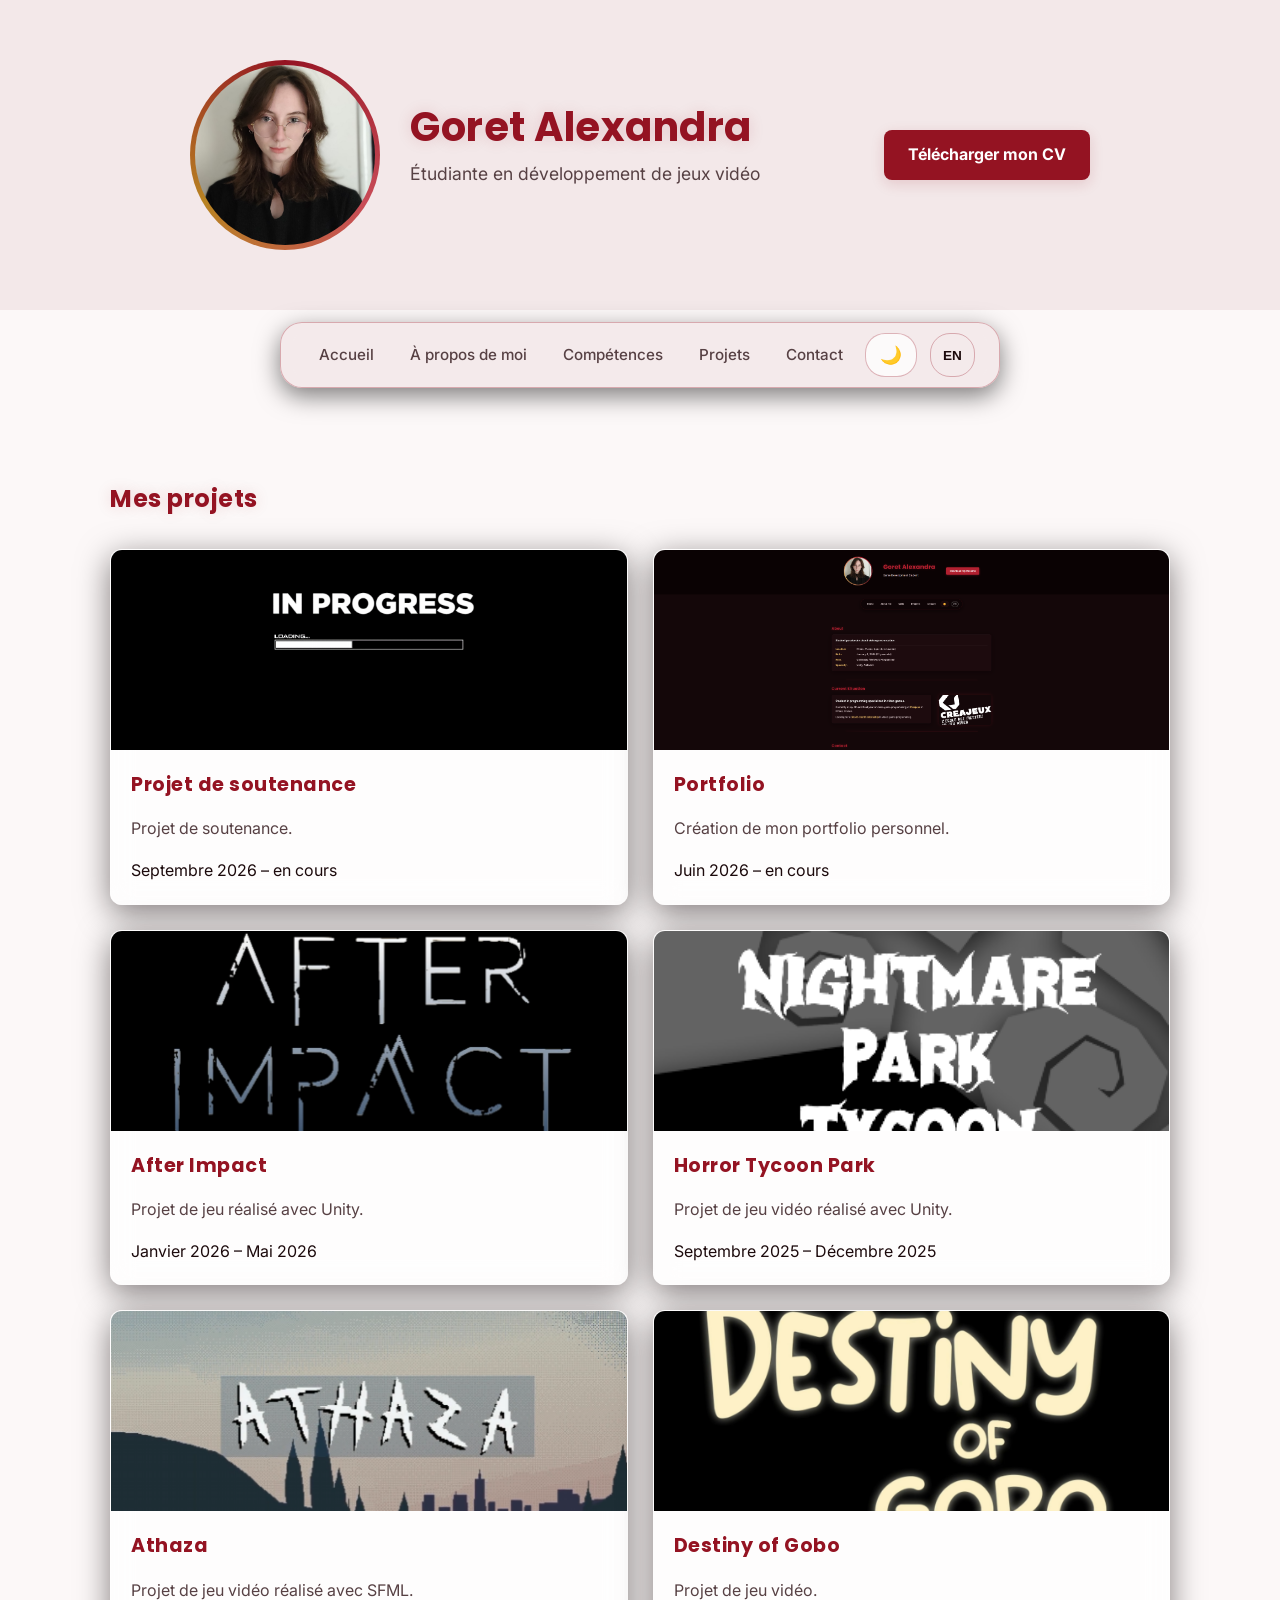
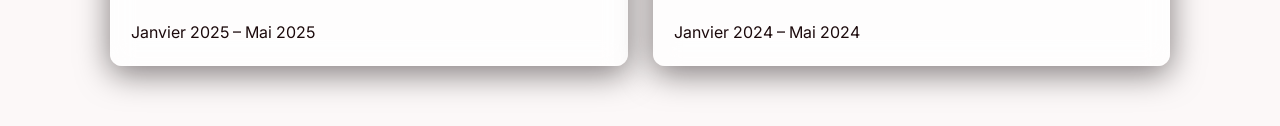
<file: projets.html>
<!DOCTYPE html>
<html lang="fr">

<head>
    <meta charset="UTF-8">
    <title>Projets - Goret Alexandra</title>
    <meta name="robots" content="noindex, nofollow">

    <link rel="preconnect" href="https://fonts.googleapis.com">
    <link rel="preconnect" href="https://fonts.gstatic.com" crossorigin>
    <link
        href="https://fonts.googleapis.com/css2?family=Inter:wght@400;500;600;700&family=Poppins:wght@500;600;700&display=swap"
        rel="stylesheet">
    <link rel="stylesheet" href="style.css">

    <!-- Anti-Flash Blanc & Anti-Flash Langue -->
    <script>
        (function () {
            var savedTheme = localStorage.getItem('theme');
            if (savedTheme === 'dark') {
                document.documentElement.classList.add('dark-theme');
            }

            var savedLang = localStorage.getItem('lang') || 'fr';
            document.documentElement.lang = savedLang;

            if (savedLang === 'en') {
                document.documentElement.classList.add('i18n-loading');
            }
        })();
    </script>
</head>

<body>

    <header>
        <div class="header-container">
            <div class="profile-pic-wrapper">
                <img src="assets/images/photo.jpg" alt="Alexandra Goret" width="180" height="180" class="profile-pic">
            </div>
            <div class="header-text">
                <h1>Goret Alexandra</h1>
                <p class="description" data-i18n="hero-title">Étudiante en développement de jeux vidéo</p>
            </div>
            <a href="documents/CV_Goret_Alexandra.pdf" class="cv-button" target="_blank" rel="noopener noreferrer"
                data-i18n="cv-button">
                Télécharger mon CV
            </a>
        </div>
    </header>

    <nav class="navigation">
        <a href="index.html" data-i18n="nav-home">Accueil</a>
        <a href="a-propos.html" data-i18n="nav-about">À propos de moi</a>
        <a href="competences.html" data-i18n="nav-skills">Compétences</a>
        <a href="projets.html" data-i18n="nav-projects">Projets</a>
        <a href="contact.html" data-i18n="nav-contact">Contact</a>

        <button id="theme-toggle" class="theme-toggle-btn" aria-label="Changer de thème">
            <span id="theme-icon">☀️</span>
        </button>
        <button id="lang-toggle" class="lang-toggle-btn" aria-label="Changer de langue">
            <span id="lang-text">EN</span>
        </button>
    </nav>

    <section>
        <h2 data-i18n="projects-title">Mes projets</h2>
        <div class="projects-container">

            <!-- Projet de soutenance -->
            <a href="ProjetDeSoutenance.html" class="project">
                <div class="project-thumb">
                    <img src="assets/images/inprogress.png" alt="Projet de soutenance" width="500" height="280">
                </div>
                <div class="project-info">
                    <h3 data-i18n="project-projetdesoutenance-title">Projet de soutenance</h3>
                    <p data-i18n="project-projetdesoutenance-desc">Projet de soutenance.</p>
                    <span data-i18n="project-project-date">Septembre 2026 – en cours</span>

                </div>
            </a>

            <!-- PORTFOLIO -->
            <a href="Portfolio.html" class="project">
                <div class="project-thumb">
                    <img src="assets/images/portfolio-img.png" alt="Portfolio" width="500" height="280">
                </div>
                <div class="project-info">
                    <h3>Portfolio</h3>
                    <p data-i18n="project-portfolio-desc">Création de mon portfolio personnel.</p>
                    <span data-i18n="project-portfolio-date">Juin 2026 – en cours</span>
                </div>
            </a>

            <!-- AFTER IMPACT -->
            <a href="AfterImpact.html" class="project">
                <div class="project-thumb">
                    <img src="assets/images/AfterImpact/afterimpact.png" alt="After Impact" width="500" height="280">
                </div>
                <div class="project-info">
                    <h3>After Impact</h3>
                    <p data-i18n="project-afterimpact-desc">Projet de jeu réalisé avec Unity.</p>
                    <span data-i18n="project-afterimpact-date">Janvier 2026 – Mai 2026</span>
                </div>
            </a>

            <!-- HORROR TYCOON PARK -->
            <a href="HorrorTycoonPark.html" class="project">
                <div class="project-thumb">
                    <img src="assets/images/HorrorTycoonPark/title.png" alt="Horror Tycoon Park" width="500"
                        height="280">
                </div>
                <div class="project-info">
                    <h3>Horror Tycoon Park</h3>
                    <p data-i18n="project-horrortycoon-desc">Projet de jeu vidéo réalisé avec Unity.</p>
                    <span data-i18n="project-tycoon-date">Septembre 2025 – Décembre 2025</span>
                </div>
            </a>

            <!-- ATHAZA -->
            <a href="Athaza.html" class="project">
                <div class="project-thumb">
                    <img src="assets/images/Athaza/athaza.png" alt="Athaza" width="500" height="280">
                </div>
                <div class="project-info">
                    <h3>Athaza</h3>
                    <p data-i18n="project-athaza-desc">Projet de jeu vidéo réalisé avec SFML.</p>
                    <span data-i18n="project-athaza-date">Janvier 2025 – Mai 2025</span>
                </div>
            </a>

            <!-- Destiny of gobo -->
            <a href="DestinyofGobo.html" class="project">
                <div class="project-thumb">
                    <img src="assets/images/Destiny of Gobo/destinyofgobo.png" alt="Destiny of Gobo" width="500"
                        height="280">
                </div>
                <div class="project-info">
                    <h3>Destiny of Gobo</h3>
                    <p data-i18n="project-destinyofgobo-desc">Projet de jeu vidéo.</p>
                    <span data-i18n="project-dg-date">Janvier 2024 – Mai 2024</span>
                </div>
            </a>
        </div>
    </section>

    <script src="script.js"></script>
</body>

</html>
</file>
<file: style.css>
:root { /* Thème clair - par défaut */
    --bg-main: #fcf8f8; --bg-header: #f3e8e9;
    --bg-card: rgba(255, 255, 255, 0.75); --bg-card-hover: rgba(255, 255, 255, 0.95);
    --bg-control: rgba(255, 255, 255, 0.75); --bg-navigation: rgba(243, 232, 233, 0.85);
    --control-border: rgba(148, 19, 34, 0.3);
    --primary: #941322; --primary-glow: rgba(148, 19, 34, 0.15); --secondary: #c84b57;
    --accent: #b88322; --accent-glow: rgba(184, 131, 34, 0.2);
    --text-main: #1c0a0c; --text-muted: #574144;
    --font-body: 'Inter', system-ui, sans-serif; --font-heading: 'Poppins', system-ui, sans-serif;
    --transition: all 0.3s cubic-bezier(0.25, 0.8, 0.25, 1);
}

:is(html, body).dark-theme { /* Thème sombre */
    --bg-main: #140709; --bg-header: #0a0203;
    --bg-card: rgba(39, 15, 19, 0.45); --bg-card-hover: rgba(53, 18, 22, 0.6);
    --bg-control: rgba(10, 2, 3, 0.4); --bg-navigation: rgba(10, 2, 3, 0.6);
    --control-border: rgba(178, 32, 48, 0.3);
    --primary: #b22030; --primary-glow: rgba(178, 32, 48, 0.35); --secondary: #721c24;
    --accent: #e5b869; --accent-glow: rgba(229, 184, 105, 0.3);
    --text-main: #ffffff; --text-muted: #e2d1d3;
}

/* ── Global ───────────────────────────────────────────────── */
html { scroll-behavior: smooth; min-height: 100%; background-color: var(--bg-main); overflow-y: scroll; -webkit-text-size-adjust: 100%; }
html:has(body.dark-theme) { background-color: #140709; }
::selection { background-color: var(--primary); color: #fff; }
*, *::before, *::after { box-sizing: border-box; }
img, video, iframe { max-width: 100%; }
img { height: auto; }
body {
    font-family: var(--font-body); line-height: 1.6; margin: 0; padding: 0;
    background-color: var(--bg-main); color: var(--text-main); min-height: 100vh; overflow-x: hidden;
    -webkit-font-smoothing: antialiased;
}
h1, h2, h3 { font-family: var(--font-heading); letter-spacing: 0.5px; text-wrap: balance; }
h1, h2 { text-shadow: 0 0 15px var(--primary-glow); }
h2, h3 { color: var(--primary); }
h3 { margin-top: 0; }
p { color: var(--text-muted); }
section { max-width: 1100px; margin: auto; padding: clamp(40px, 7vw, 60px) clamp(16px, 4vw, 20px); position: relative; scroll-margin-top: 86px; }
header[id] { scroll-margin-top: 10px; }
:focus-visible { outline: 2px solid var(--accent); outline-offset: 3px; }

/* ── Navigation & boutons ─────────────────────────────────── */
.navigation {
    display: flex; justify-content: center; align-items: center; gap: 8px;
    background: var(--bg-navigation); backdrop-filter: blur(10px); -webkit-backdrop-filter: blur(10px);
    padding: 10px 12px;
    width: calc(100% - 20px); max-width: 720px; margin: 12px auto;
    flex-wrap: wrap;
    position: sticky; top: calc(10px + env(safe-area-inset-top, 0px)); z-index: 50;
    border-radius: 22px;
    border: 1px solid var(--control-border); box-shadow: 0 8px 25px rgba(0, 0, 0, 0.5);
}
.navigation a {
    color: var(--text-muted); text-decoration: none; padding: 10px 14px; font-size: 0.95em; font-weight: 500;
    border-radius: 20px; transition: var(--transition); white-space: nowrap;
    display: inline-flex; align-items: center; min-height: 44px;
}
.navigation a:hover { color: var(--accent); background-color: rgba(178, 32, 48, 0.15); }

.theme-toggle-btn, .lang-toggle-btn {
    border: 1px solid var(--control-border); color: var(--text-main); border-radius: 20px; cursor: pointer;
    align-items: center; justify-content: center; transition: var(--transition);
    min-height: 44px; min-width: 44px;
}
.theme-toggle-btn { background: var(--bg-card); padding: 8px 14px; font-size: 1.1em; display: flex; }
.lang-toggle-btn { background: transparent; padding: 6px 12px; font-size: 0.85em; font-weight: 600; display: inline-flex; margin-left: 5px; }
.theme-toggle-btn:hover { background: var(--bg-card-hover); border-color: var(--primary); transform: scale(1.05); }
.lang-toggle-btn:hover { background-color: rgba(178, 32, 48, 0.15); border-color: var(--accent); transform: scale(1.08); }

/* ── Header / hero ────────────────────────────────────────── */
header { background-color: var(--bg-header); padding: clamp(32px, 6vw, 60px) clamp(16px, 4vw, 20px); }
.header-container { display: flex; align-items: center; justify-content: space-between; max-width: 900px; margin: auto; gap: clamp(20px, 4vw, 30px); position: relative; width: 100%; }
.header-text { display: flex; flex-direction: column; justify-content: center; min-width: 0; flex: 1; }
.header-text h1 { margin: 0; font-size: clamp(1.85rem, 7.5vw, 2.5em); color: var(--primary); line-height: 1.12; }
.header-text .description { margin-top: 10px; font-size: clamp(0.98rem, 3.8vw, 1.1em); color: var(--text-muted); }

.cv-button {
    background-color: var(--primary); color: #fff; padding: 12px 24px; border-radius: 8px;
    text-decoration: none; font-weight: bold; box-shadow: 0 4px 14px var(--primary-glow); transition: var(--transition);
    display: inline-flex; align-items: center; justify-content: center; gap: 8px; min-height: 48px;
}
.cv-button:hover { background-color: var(--accent); color: var(--bg-header); transform: translateY(-2px); box-shadow: 0 6px 20px var(--accent-glow); }
.cv-button:active { transform: translateY(0); }

.profile-pic-wrapper { position: relative; width: clamp(150px, 42vw, 190px); height: clamp(150px, 42vw, 190px); display: flex; align-items: center; justify-content: center; flex-shrink: 0; margin: 0 auto; }
.profile-pic-wrapper::before {
    content: ""; position: absolute; inset: 0; border-radius: 50%; z-index: 0;
    background: conic-gradient(var(--primary), var(--secondary), var(--accent), var(--primary));
    animation: rotateGradient 4s linear infinite;
}
.profile-pic { width: calc(100% - 10px); height: calc(100% - 10px); border-radius: 50%; object-fit: cover; position: relative; z-index: 1; border: none; }

/* ── Cartes (glassmorphism) ───────────────────────────────── */
.about-box, .project, .skill, .soft-skills li, .hard-skills li {
    background: var(--bg-card); backdrop-filter: blur(12px); -webkit-backdrop-filter: blur(12px);
    border: 1px solid rgba(255, 255, 255, 0.05); box-shadow: 0 8px 32px 0 rgba(10, 2, 3, 0.5);
    padding: 25px; border-radius: 12px; color: var(--text-main); text-decoration: none; transition: var(--transition);
    min-width: 0;
}
.about-box:hover, .project:hover, .skill:hover, .soft-skills li:hover, .hard-skills li:hover {
    transform: translateY(-5px); border-color: rgba(178, 32, 48, 0.4);
    box-shadow: 0 10px 30px rgba(178, 32, 48, 0.25); background: var(--bg-card-hover);
}

/* ── À propos & école ─────────────────────────────────────── */
.about-section { max-width: 1100px; margin: auto; padding: 20px clamp(16px, 4vw, 20px) 40px; }
.about-content { display: flex; align-items: flex-start; gap: clamp(20px, 4vw, 50px); }
.about-text { flex: 1; min-width: 0; }
.school-image { text-align: center; }
.school-image img { max-width: 330px;width: 100%; height: auto; border-radius: 15px; object-fit: contain; box-shadow: 0 0 25px rgba(178, 32, 48, 0.2); transition: var(--transition); }
.school-image img:hover { transform: scale(1.03) rotate(1deg); }

/* ── Projets & compétences ────────────────────────────────── */
.projects-container { display: grid; grid-template-columns: repeat(2, 1fr); gap: clamp(14px, 3vw, 25px); margin-top: 30px; }
.skills-container { display: grid; grid-template-columns: repeat(3, 1fr); gap: clamp(14px, 3vw, 40px); text-align: center; }
.skill-icons { display: flex; justify-content: center; gap: 12px; flex-wrap: wrap; }
.skill-icons img, .icon img { width: 40px; height: 40px; object-fit: contain; transition: var(--transition); }
.skill-icons img:hover { transform: scale(1.2); }

.icon { position: relative; width: 55px; height: 55px; flex: 0 0 55px; display: flex; align-items: center; justify-content: center; cursor: pointer; }
.icon span {
    position: absolute; bottom: calc(100% + 10px); left: 50%; transform: translateX(-50%) translateY(4px);
    background-color: var(--bg-header); color: var(--text-main); padding: 6px 12px; border-radius: 6px;
    font-size: 0.8em; white-space: nowrap; opacity: 0; pointer-events: none;
    box-shadow: 0 4px 10px rgba(0, 0, 0, 0.6); border: 1px solid var(--control-border);
    transition: opacity 0.25s ease, transform 0.25s ease; z-index: 5; max-width: 70vw; overflow: hidden; text-overflow: ellipsis;
}
.icon:hover img { transform: scale(1.15); }
.icon:hover span, .icon:focus-visible span, .icon:active span { opacity: 1; transform: translateX(-50%) translateY(0); }
.icon img.icon-large { width: 90px; height: 90px; }

.soft-skills, .hard-skills { list-style: none; padding: 0; margin: 30px auto 0; max-width: 700px; display: grid; grid-template-columns: 1fr 1fr; gap: 15px clamp(12px, 3vw, 40px); }
.soft-skills li, .hard-skills li { display: flex; align-items: center; gap: 12px; text-align: left; }
.list-emoji { font-size: 1.2em; flex-shrink: 0; }
.contact-icon { width: 30px; height: 30px; vertical-align: middle; margin-right: 10px; }
.contact-icon-wrapper { display: inline-flex; align-items: center; vertical-align: middle; margin-right: 8px; }

/* ── Animations ───────────────────────────────────────────── */
.scroll-animate { opacity: 0; transform: translateY(20px); transition: opacity 0.6s ease, transform 0.6s ease; }
.scroll-animate.show { opacity: 1; transform: translateY(0); }
.skill { animation: fadeUp 0.8s ease both; }
section + section::before {
    content: ""; position: absolute; top: 0; left: 10%; width: 80%; height: 1px; z-index: 1;
    background: linear-gradient(90deg, transparent, var(--primary), var(--secondary), var(--accent), transparent);
    background-size: 200% 100%; animation: gradientAnimation 8s linear infinite; box-shadow: 0 0 12px var(--primary-glow);
}
@keyframes rotateGradient { 0% { transform: rotate(0deg); } 100% { transform: rotate(360deg); } }
@keyframes gradientAnimation { 0%, 100% { background-position: 0% 50%; } 50% { background-position: 100% 50%; } }
@keyframes fadeUp { from { opacity: 0; transform: translateY(20px); } to { opacity: 1; transform: translateY(0); } }

/* ── Textes & contenus ────────────────────────────────────── */
.about-intro { font-size: clamp(1rem, 3.5vw, 1.1em); font-weight: 500; color: var(--text-main); margin-bottom: 20px; border-bottom: 1px solid rgba(255, 255, 255, 0.08); padding-bottom: 15px; }
.profile-details { list-style: none; padding: 0; margin: 0; display: flex; flex-direction: column; gap: 10px; }
.profile-details li { display: flex; justify-content: flex-start; align-items: center; background: none !important; border: none !important; box-shadow: none !important; padding: 0 !important; }
.profile-details .label { font-weight: 600; color: var(--accent); width: 140px; flex-shrink: 0; }
.profile-details .value { color: var(--text-muted); overflow-wrap: anywhere; }
.highlight-text { font-size: clamp(1.02rem, 3.6vw, 1.15em); color: var(--text-main); font-weight: 500; margin-bottom: 15px; }
.tech-accent { color: var(--accent); font-weight: 600; text-shadow: 0 0 10px var(--accent-glow); }
.about-box p { margin: 0 0 12px; line-height: 1.7; overflow-wrap: break-word; }
.about-box p:last-child { margin-bottom: 0; }

/* ── Contact & liens ──────────────────────────────────────── */
.contact-form-container { margin-bottom: 40px; }
.contact-form { display: flex; flex-direction: column; gap: 20px; }
.form-group { display: flex; flex-direction: column; text-align: left; gap: 8px; }
.form-group label { font-weight: 600; color: var(--accent); font-size: 0.95em; }
.form-group input, .form-group textarea {
    width: 100%; max-width: 100%; padding: 12px 16px; background: var(--bg-control); border: 1px solid var(--control-border); border-radius: 8px;
    color: var(--text-main); font-family: var(--font-body); font-size: 0.95em; outline: none; transition: var(--transition);
    min-height: 48px;
}
.form-group input:focus, .form-group textarea:focus { border-color: var(--primary); box-shadow: 0 0 10px var(--primary-glow); }
.form-group textarea { min-height: 120px; resize: vertical; }
.submit-btn { border: none; cursor: pointer; align-self: flex-start; font-size: 1em; }
p a, .social-links a { color: var(--accent); text-decoration: none; font-weight: 500; transition: var(--transition); overflow-wrap: anywhere; }
p a:hover, .social-links a:hover { color: var(--primary); text-decoration: underline; }
html.i18n-loading body { visibility: hidden; }

/* ── Vidéo & carrousel ────────────────────────────────────── */
.video-container {
    position: relative; width: 100%; padding-bottom: 56.25%; height: 0; overflow: hidden; border-radius: 12px;
    margin: 25px 0; box-shadow: 0 8px 25px rgba(0, 0, 0, 0.4); border: 1px solid var(--control-border);
}
.video-container iframe { position: absolute; top: 0; left: 0; width: 100%; height: 100%; border: 0; }

.gallery-carousel {
    width: 100%; overflow-x: auto; scroll-snap-type: x mandatory; margin: 25px 0; border-radius: 12px;
    box-shadow: 0 6px 20px rgba(0, 0, 0, 0.4); border: 1px solid var(--control-border); background: var(--bg-control);
    scrollbar-width: thin; scrollbar-color: var(--primary) transparent;
    -webkit-overflow-scrolling: touch; scroll-behavior: smooth;
}
.gallery-carousel::-webkit-scrollbar { height: 8px; }
.gallery-carousel::-webkit-scrollbar-thumb { background-color: var(--primary); border-radius: 4px; }
.carousel-track { display: flex; gap: 15px; padding: 15px; }
.carousel-track img {
    scroll-snap-align: center; flex-shrink: 0; width: 80%; max-width: 500px; height: auto; border-radius: 8px;
    object-fit: cover; border: 1px solid rgba(255, 255, 255, 0.1); transition: var(--transition);
}
.carousel-track img:hover { transform: scale(1.02); border-color: var(--accent); }

/* ── Cartes de projets ────────────────────────────────────── */
.project { display: flex; flex-direction: column; padding: 0; overflow: hidden; border-radius: 12px; }
.project-thumb { width: 100%; height: clamp(170px, 48vw, 200px); overflow: hidden; position: relative; background: var(--bg-control); }
.project-thumb img { width: 100%; height: 100%; object-fit: cover; transition: transform 0.4s ease; }
.project:hover .project-thumb img { transform: scale(1.08); }
.project-info { padding: clamp(16px, 4vw, 20px); flex: 1; }
.project-info h3 { margin-bottom: 8px; color: var(--primary); font-size: clamp(1.02rem, 4vw, 1.2rem); }

/* ── Logos selon le thème ─────────────────────────────────── */
.theme-logo-dark { display: none; }
.theme-logo-light { display: block; }
:is(html, body).dark-theme .theme-logo-light { display: none; }
:is(html, body).dark-theme .theme-logo-dark { display: block; }

/* ── Réalisations (texte + image) & pastilles ─────────────── */
.contributions { display: flex; flex-direction: column; gap: 32px; }
.contribution { display: grid; grid-template-columns: 1fr 1fr; gap: 24px; align-items: center; }
.contribution.reverse .contribution-media { order: -1; }
.contribution-text h4 { margin: 0 0 0.5rem; overflow-wrap: break-word; }
.contribution-text ul { padding-left: 1.2rem; margin: 0.75rem 0 0; }
.contribution-media { margin: 0; min-width: 0; }
.contribution-media img { display: block; width: 100%; height: auto; border-radius: 8px; }
.contribution-media figcaption { margin-top: 8px; font-size: 0.85rem; opacity: 0.7; text-align: center; }
.tech-tags { display: flex; flex-wrap: wrap; gap: 8px; list-style: none; padding: 0; margin: 1rem 0 0; }
.tech-tags li { padding: 6px 12px; border-radius: 999px; border: 1px solid currentColor; font-size: 0.85rem; opacity: 0.85; }

/* ── Responsive & accessibilité ──────────────────────── */
@media (max-width: 800px) { .skills-container { grid-template-columns: 1fr; gap: 16px; } }
@media (max-width: 768px) {
    .projects-container, .contribution { grid-template-columns: 1fr; }
    .header-container { flex-direction: column; text-align: center; align-items: center; }
    .header-text { align-items: center; width: 100%; }
    .profile-pic { margin-bottom: 0; }
    .about-content { flex-direction: column; align-items: center; }
    .school-image { width: 100%; max-width: 400px; }
    .contribution { gap: 0; }
    .contribution.reverse .contribution-media { order: 0; }

    .form-group input, .form-group textarea { font-size: 16px; }
    .submit-btn { align-self: stretch; justify-content: center; width: 100%; }
}
@media (max-width: 600px) {
    .soft-skills, .hard-skills { grid-template-columns: 1fr; }
    .navigation { gap: 4px; padding: 8px; border-radius: 18px; }
    .navigation a { padding: 10px 12px; font-size: 0.88em; }
    .theme-toggle-btn, .lang-toggle-btn { margin-left: 0; }
    .about-box, .skill { padding: 20px 18px; }
    .carousel-track img { width: 84%; }
    .profile-details .label { width: 110px; }
    .profile-details li { align-items: flex-start; }
    /* FIX : bouton CV pleine largeur au pouce */
    .cv-button { width: 100%; }
    .header-text .cv-button { max-width: 340px; }
}
@media (max-width: 380px) {
    .navigation a { padding: 10px 10px; font-size: 0.84em; }
    .soft-skills li, .hard-skills li { padding: 18px; }
    .tech-tags li { font-size: 0.8rem; }
}
@media (prefers-reduced-motion: reduce) {
    *, *::before, *::after {
        scroll-behavior: auto !important; animation-duration: 0.01ms !important;
        animation-iteration-count: 1 !important; transition-duration: 0.01ms !important;
    }
    .scroll-animate { opacity: 1; transform: none; }
}
</file>
